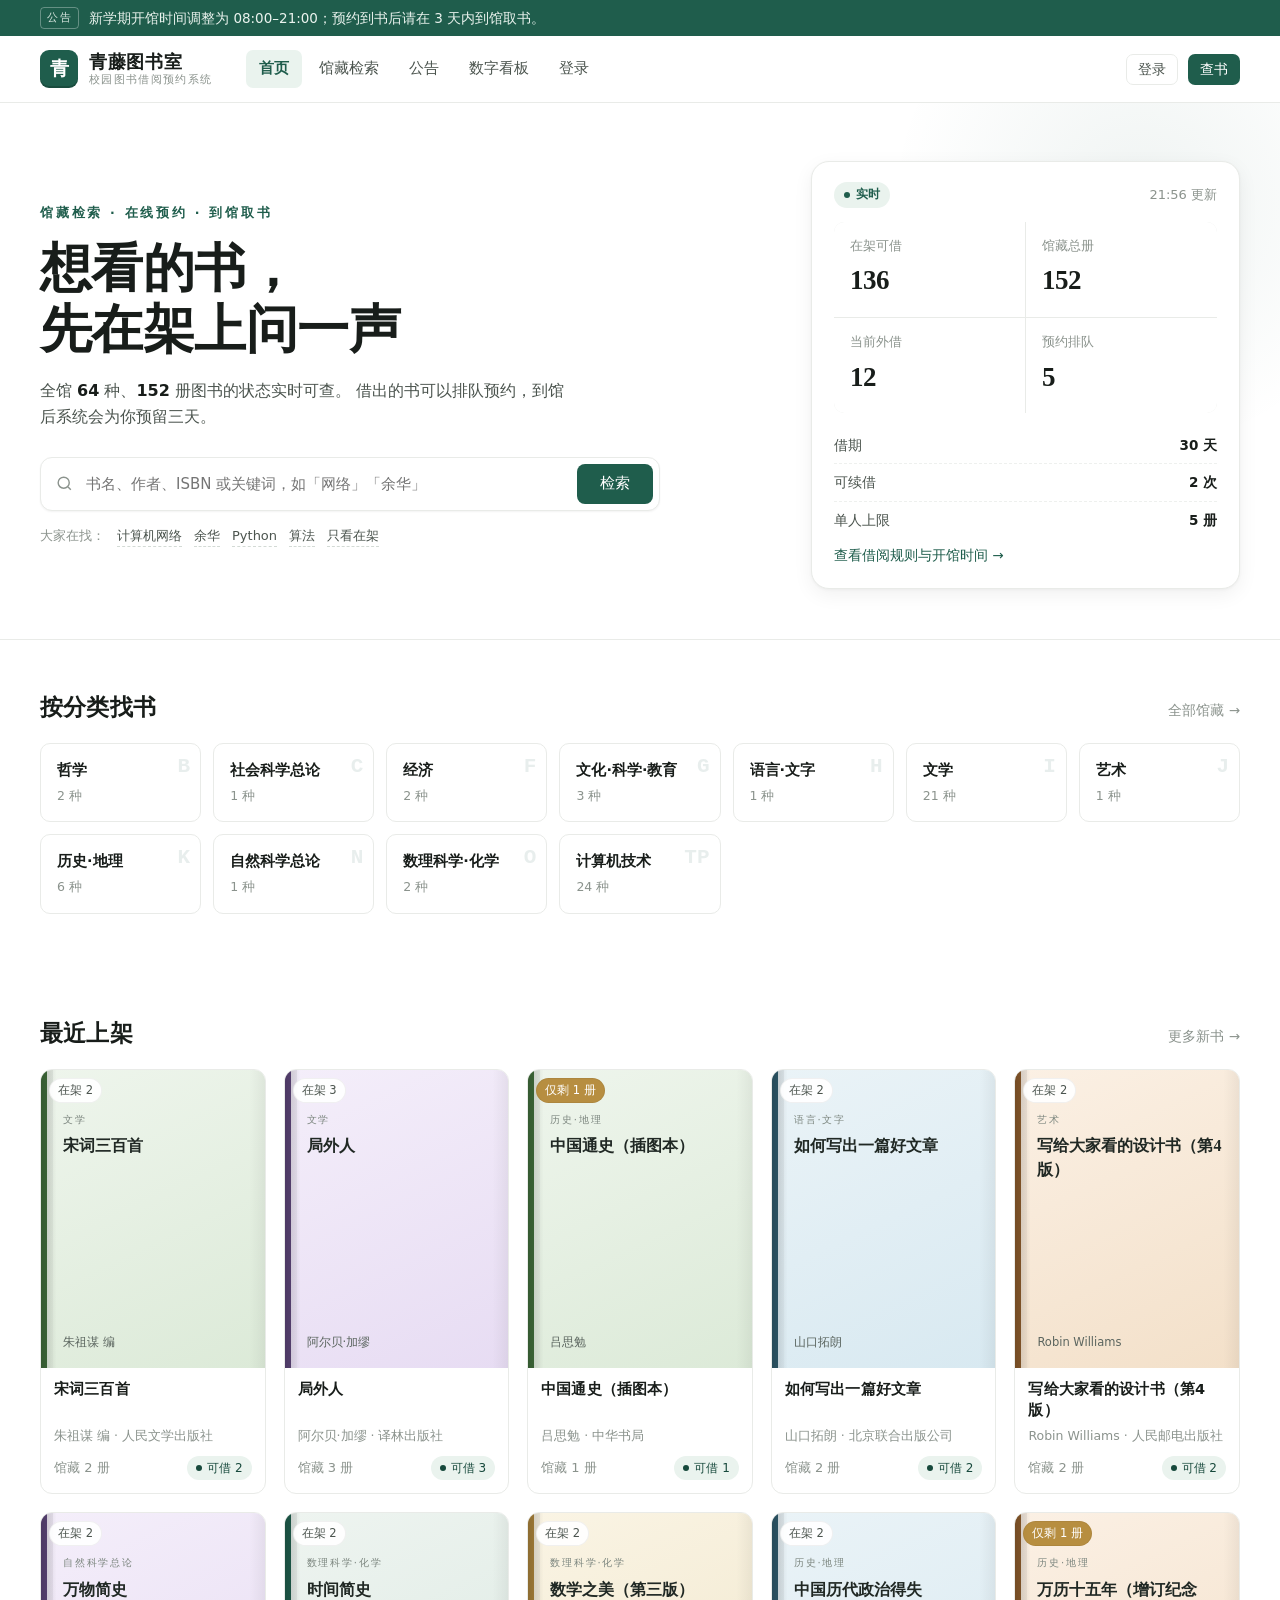
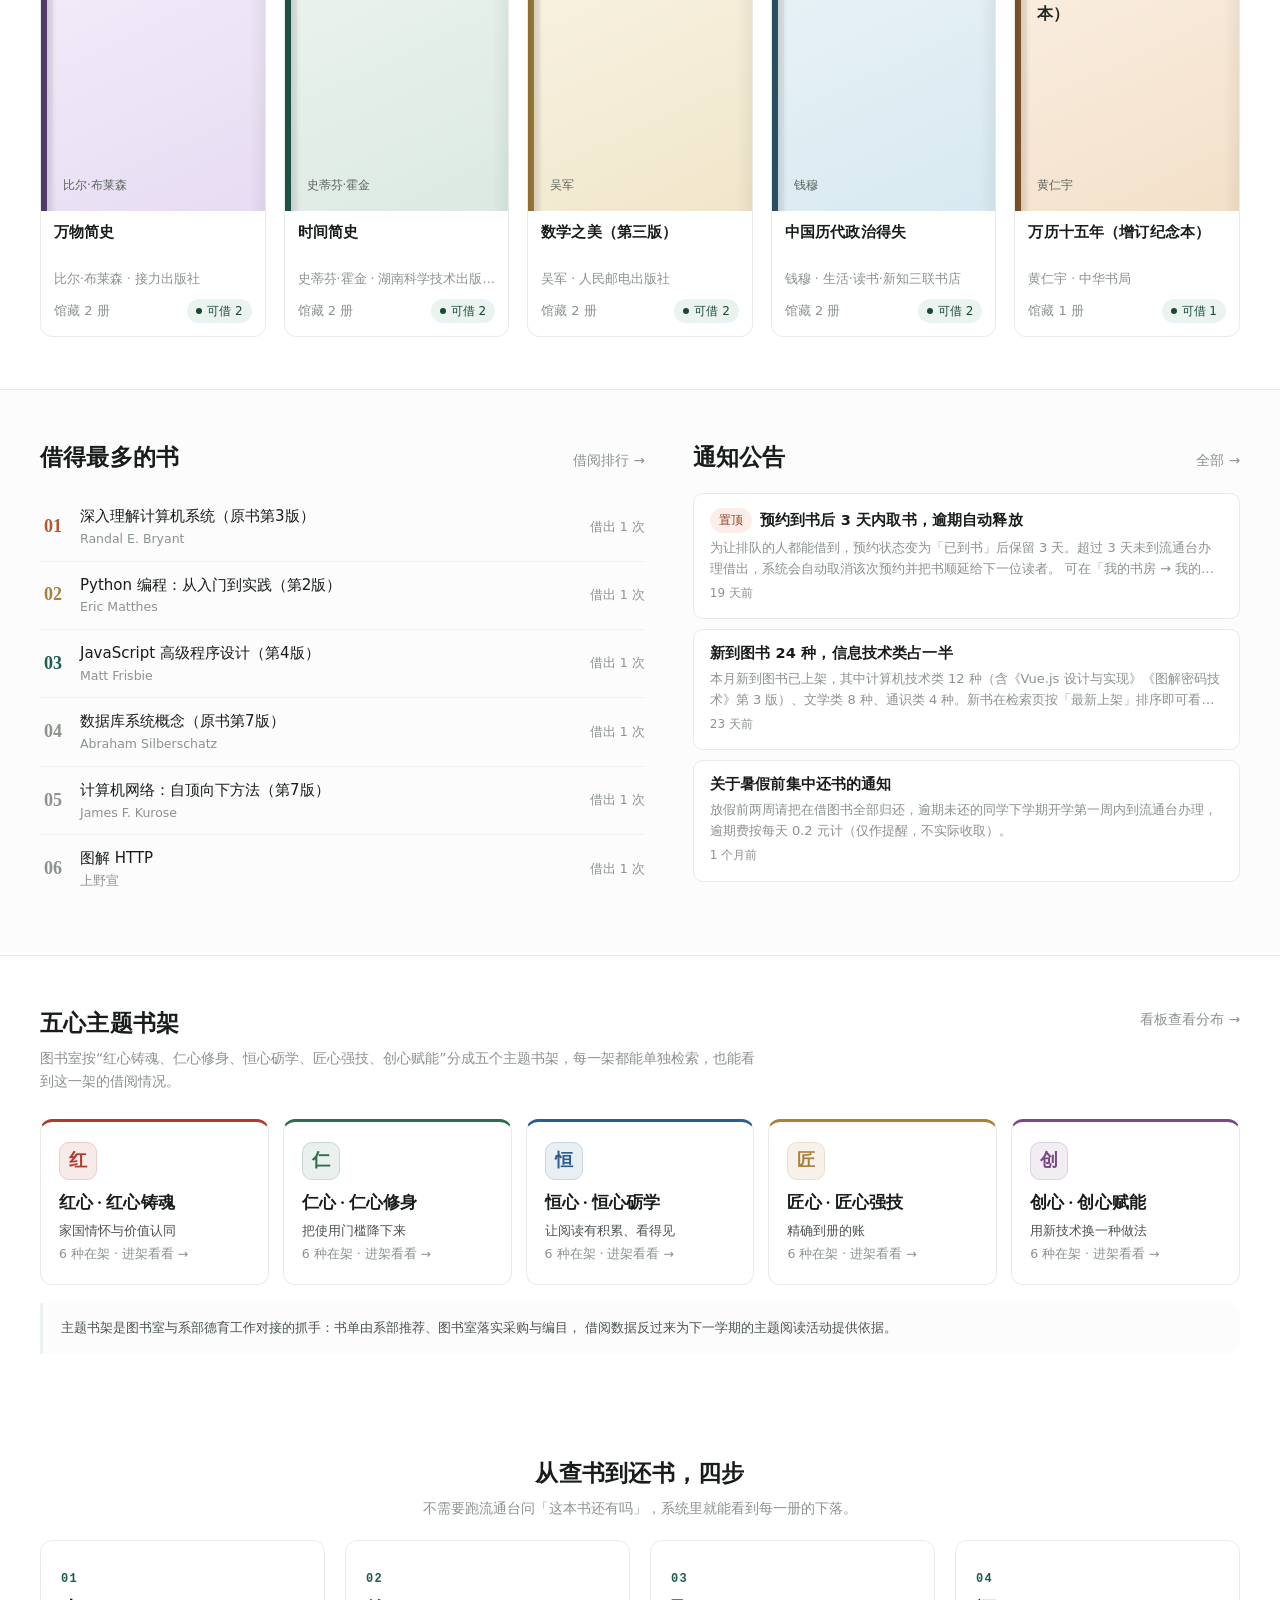
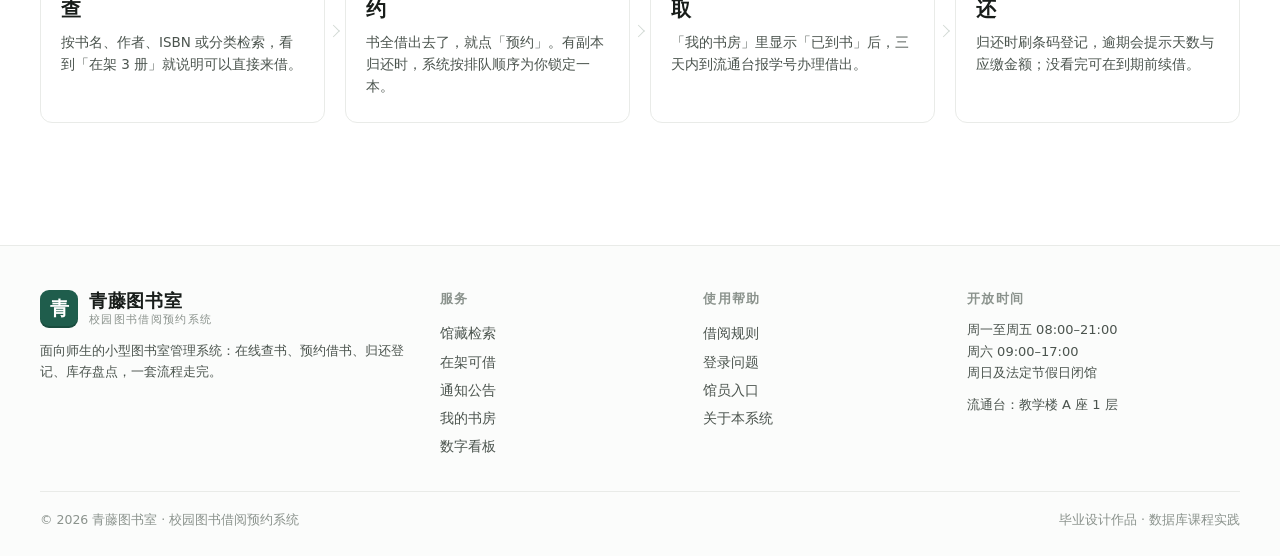
<file: index.html>
<!DOCTYPE html>
<html lang="zh-CN">
<head>
<meta charset="utf-8">
<meta name="viewport" content="width=device-width, initial-scale=1">
<title>青藤图书室 · 校园图书借阅预约系统</title>
<meta name="description" content="在线查书、预约借书、归还登记、库存管理——小型图书室的一整套借阅流程。">
<link rel="stylesheet" href="assets/css/base.css">
<link rel="stylesheet" href="assets/css/components.css">
<link rel="stylesheet" href="assets/css/home.css">
</head>
<body>
<a class="skip-link" href="#main">跳到正文</a>
<div id="site-header"></div>

<main id="main">
  <!-- 首屏：搜索 -->
  <section class="hero">
    <div class="wrap hero-inner">
      <div class="hero-copy">
        <p class="eyebrow">馆藏检索 · 在线预约 · 到馆取书</p>
        <h1>想看的书，<br>先在架上问一声</h1>
        <p class="lede">
          全馆 <b data-fill="books">—</b> 种、<b data-fill="copies">—</b> 册图书的状态实时可查。
          借出的书可以排队预约，到馆后系统会为你预留三天。
        </p>
        <form class="search-box" id="hero-search" role="search">
          <svg class="ico" width="19" height="19" viewBox="0 0 24 24" fill="none" stroke="currentColor" stroke-width="1.8">
            <circle cx="11" cy="11" r="7"/><path d="m20 20-3.5-3.5"/>
          </svg>
          <input id="q" name="q" type="search" placeholder="书名、作者、ISBN 或关键词，如「网络」「余华」"
                 autocomplete="off" aria-label="检索馆藏">
          <button class="btn" type="submit">检索</button>
        </form>
        <div class="hot-words">
          <span>大家在找：</span>
          <a href="search.html?keyword=计算机网络">计算机网络</a>
          <a href="search.html?keyword=余华">余华</a>
          <a href="search.html?keyword=Python">Python</a>
          <a href="search.html?keyword=算法">算法</a>
          <a href="search.html?status=available">只看在架</a>
        </div>
      </div>

      <aside class="hero-card" aria-label="图书室实时数据">
        <div class="hero-card-head">
          <span class="live"><i class="dot"></i>实时</span>
          <span class="small muted" id="updated-at">刚刚更新</span>
        </div>
        <dl class="stat-grid" id="stat-grid">
          <div><dt>在架可借</dt><dd class="mono" data-k="availableCopies">—</dd></div>
          <div><dt>馆藏总册</dt><dd class="mono" data-k="copies">—</dd></div>
          <div><dt>当前外借</dt><dd class="mono" data-k="borrowing">—</dd></div>
          <div><dt>预约排队</dt><dd class="mono" data-k="reservations">—</dd></div>
        </dl>
        <div class="hero-card-foot">
          <div class="rule-row"><span>借期</span><b id="rule-days">30 天</b></div>
          <div class="rule-row"><span>可续借</span><b id="rule-renew">2 次</b></div>
          <div class="rule-row"><span>单人上限</span><b id="rule-max">5 册</b></div>
        </div>
        <a class="hero-link" href="notices.html">查看借阅规则与开馆时间 →</a>
      </aside>
    </div>
  </section>

  <!-- 分类 -->
  <section class="section">
    <div class="wrap">
      <div class="sec-head">
        <h2>按分类找书</h2>
        <a class="more" href="search.html">全部馆藏 →</a>
      </div>
      <div class="cat-grid" id="cat-grid"></div>
    </div>
  </section>

  <!-- 新书 & 热门 -->
  <section class="section">
    <div class="wrap">
      <div class="sec-head">
        <h2>最近上架</h2>
        <a class="more" href="search.html?sort=newest">更多新书 →</a>
      </div>
      <div class="book-grid" id="latest-grid"></div>
    </div>
  </section>

  <section class="section band">
    <div class="wrap">
      <div class="two-col">
        <div>
          <div class="sec-head">
            <h2>借得最多的书</h2>
            <a class="more" href="search.html?sort=hot">借阅排行 →</a>
          </div>
          <ol class="rank-list" id="hot-list"></ol>
        </div>
        <div>
          <div class="sec-head">
            <h2>通知公告</h2>
            <a class="more" href="notices.html">全部 →</a>
          </div>
          <div class="notice-list" id="notice-list"></div>
        </div>
      </div>
    </div>
  </section>

  <!-- 五心专题 -->
  <section class="section" id="wuxin-sec">
    <div class="wrap">
      <div class="sec-head">
        <div>
          <h2>五心主题书架</h2>
          <p class="sub">图书室按“红心铸魂、仁心修身、恒心砺学、匠心强技、创心赋能”分成五个主题书架，每一架都能单独检索，也能看到这一架的借阅情况。</p>
        </div>
        <a class="more" href="board.html">看板查看分布 →</a>
      </div>
      <div class="wuxin-grid" id="wuxin-grid"></div>
      <p class="wuxin-note">
        主题书架是图书室与系部德育工作对接的抓手：书单由系部推荐、图书室落实采购与编目，
        借阅数据反过来为下一学期的主题阅读活动提供依据。
      </p>
    </div>
  </section>

  <!-- 流程 -->
  <section class="section">
    <div class="wrap">
      <div class="sec-head center">
        <h2>从查书到还书，四步</h2>
        <p class="sub">不需要跑流通台问「这本书还有吗」，系统里就能看到每一册的下落。</p>
      </div>
      <ol class="flow">
        <li>
          <span class="num">01</span>
          <h3>查</h3>
          <p>按书名、作者、ISBN 或分类检索，看到「在架 3 册」就说明可以直接来借。</p>
        </li>
        <li>
          <span class="num">02</span>
          <h3>约</h3>
          <p>书全借出去了，就点「预约」。有副本归还时，系统按排队顺序为你锁定一本。</p>
        </li>
        <li>
          <span class="num">03</span>
          <h3>取</h3>
          <p>「我的书房」里显示「已到书」后，三天内到流通台报学号办理借出。</p>
        </li>
        <li>
          <span class="num">04</span>
          <h3>还</h3>
          <p>归还时刷条码登记，逾期会提示天数与应缴金额；没看完可在到期前续借。</p>
        </li>
      </ol>
    </div>
  </section>
</main>

<div id="site-footer"></div>
<script type="module" src="assets/js/home.js"></script>
</body>
</html>
</file>
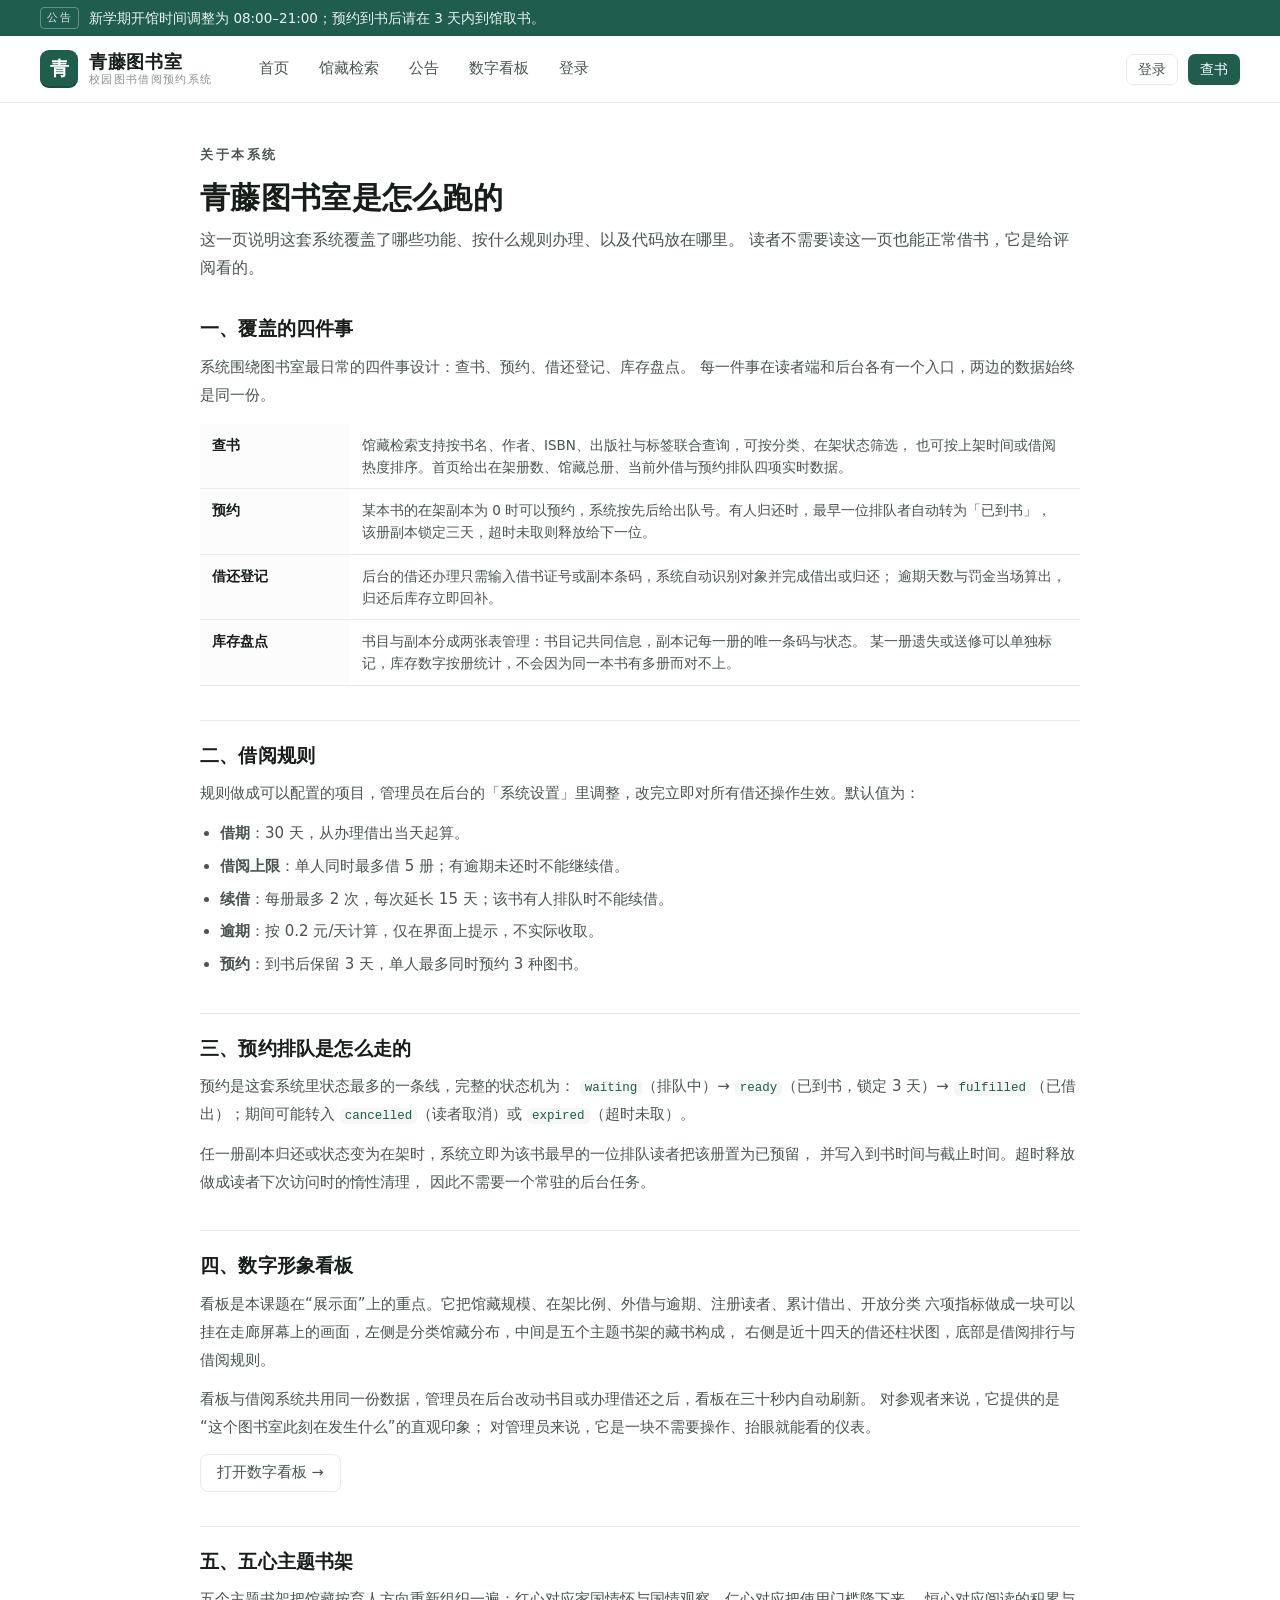
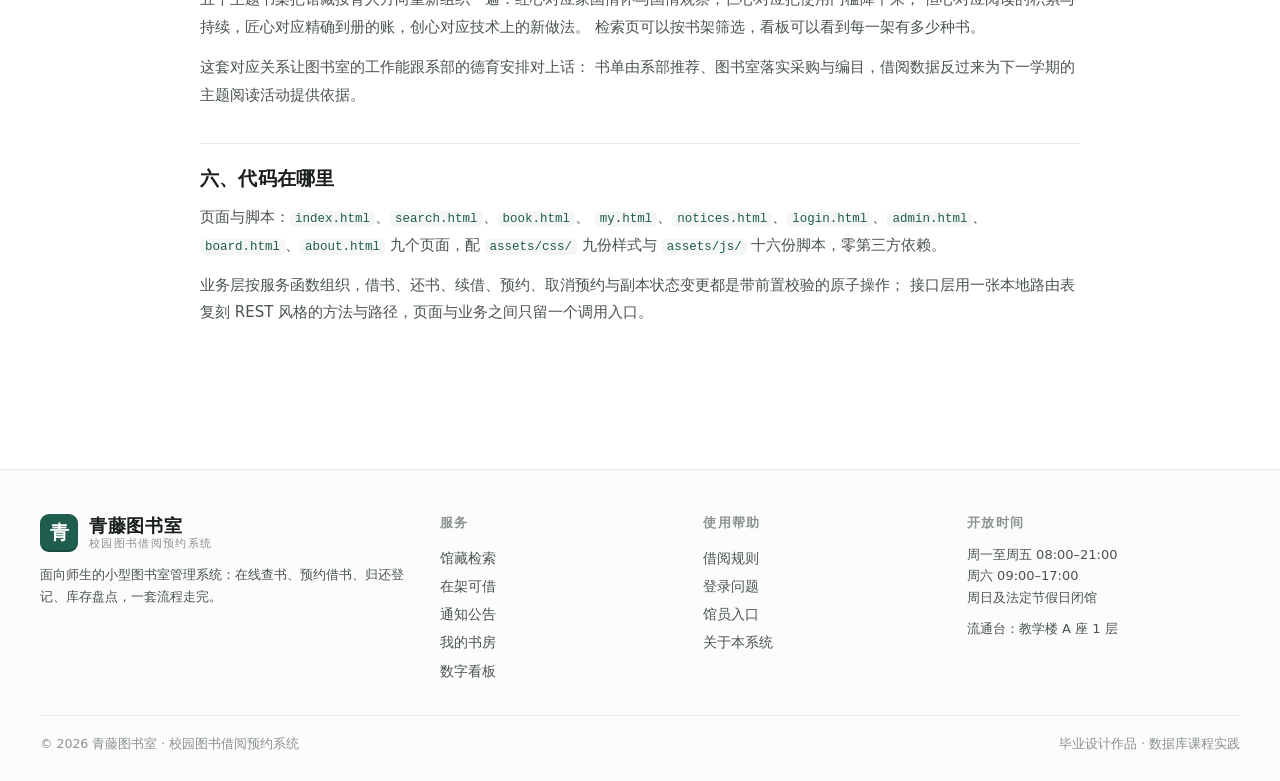
<file: about.html>
<!DOCTYPE html>
<html lang="zh-CN">
<head>
<meta charset="utf-8">
<meta name="viewport" content="width=device-width, initial-scale=1">
<title>关于本系统 · 青藤图书室</title>
<link rel="stylesheet" href="assets/css/base.css">
<link rel="stylesheet" href="assets/css/components.css">
<link rel="stylesheet" href="assets/css/notices.css">
<style>
  .about-wrap { padding: 40px 0 60px; max-width: 880px; }
  .about-wrap h1 { font-size: 30px; margin: 0 0 8px; }
  .about-wrap .lede { color: var(--ink-2); margin: 0 0 28px; font-size: 15.5px; line-height: 1.8; }
  .about-wrap h2 { font-size: 19px; margin: 34px 0 12px; padding-top: 22px; border-top: 1px solid var(--line); }
  .about-wrap h2:first-of-type { border-top: 0; padding-top: 0; }
  .about-wrap p { color: var(--ink-2); line-height: 1.85; margin: 0 0 12px; }
  .about-wrap ul { color: var(--ink-2); line-height: 1.85; padding-left: 20px; margin: 0 0 14px; }
  .about-wrap li { margin-bottom: 5px; }
  .form-table { width: 100%; border-collapse: collapse; margin: 14px 0 20px; font-size: 13.5px; }
  .form-table th, .form-table td { text-align: left; padding: 10px 12px; border-bottom: 1px solid var(--line); vertical-align: top; }
  .form-table th { font-weight: 600; color: var(--ink); background: #fbfcfb; width: 150px; }
  .form-table td { color: var(--ink-2); }
  .badge-now {
    display: inline-block; margin-left: 8px; padding: 1px 8px; border-radius: 999px;
    font-size: 11.5px; font-weight: 400; letter-spacing: .04em;
    background: var(--green-100); color: var(--green); border: 1px solid #cfe6da;
  }
  .note-box {
    margin: 18px 0; padding: 14px 18px; border-radius: var(--radius);
    background: #fbfcfb; border-left: 3px solid var(--green); font-size: 13.5px; line-height: 1.8; color: var(--ink-2);
  }
  .about-wrap code {
    font-family: var(--mono); font-size: 12.5px; padding: 1px 5px;
    background: var(--paper-2); border-radius: 5px; color: var(--green);
  }
</style>
</head>
<body>
<a class="skip-link" href="#main">跳到正文</a>
<div id="site-header"></div>

<main id="main" class="wrap about-wrap">
  <p class="eyebrow">关于本系统</p>
  <h1>青藤图书室是怎么跑的</h1>
  <p class="lede">
    这一页说明这套系统覆盖了哪些功能、按什么规则办理、以及代码放在哪里。
    读者不需要读这一页也能正常借书，它是给评阅看的。
  </p>

  <h2>一、覆盖的四件事</h2>
  <p>
    系统围绕图书室最日常的四件事设计：查书、预约、借还登记、库存盘点。
    每一件事在读者端和后台各有一个入口，两边的数据始终是同一份。
  </p>

  <table class="form-table">
    <tr>
      <th>查书</th>
      <td>
        馆藏检索支持按书名、作者、ISBN、出版社与标签联合查询，可按分类、在架状态筛选，
        也可按上架时间或借阅热度排序。首页给出在架册数、馆藏总册、当前外借与预约排队四项实时数据。
      </td>
    </tr>
    <tr>
      <th>预约</th>
      <td>
        某本书的在架副本为 0 时可以预约，系统按先后给出队号。有人归还时，最早一位排队者自动转为「已到书」，
        该册副本锁定三天，超时未取则释放给下一位。
      </td>
    </tr>
    <tr>
      <th>借还登记</th>
      <td>
        后台的借还办理只需输入借书证号或副本条码，系统自动识别对象并完成借出或归还；
        逾期天数与罚金当场算出，归还后库存立即回补。
      </td>
    </tr>
    <tr>
      <th>库存盘点</th>
      <td>
        书目与副本分成两张表管理：书目记共同信息，副本记每一册的唯一条码与状态。
        某一册遗失或送修可以单独标记，库存数字按册统计，不会因为同一本书有多册而对不上。
      </td>
    </tr>
  </table>

  <h2>二、借阅规则</h2>
  <p>
    规则做成可以配置的项目，管理员在后台的「系统设置」里调整，改完立即对所有借还操作生效。默认值为：
  </p>
  <ul>
    <li><b>借期</b>：30 天，从办理借出当天起算。</li>
    <li><b>借阅上限</b>：单人同时最多借 5 册；有逾期未还时不能继续借。</li>
    <li><b>续借</b>：每册最多 2 次，每次延长 15 天；该书有人排队时不能续借。</li>
    <li><b>逾期</b>：按 0.2 元/天计算，仅在界面上提示，不实际收取。</li>
    <li><b>预约</b>：到书后保留 3 天，单人最多同时预约 3 种图书。</li>
  </ul>

  <h2>三、预约排队是怎么走的</h2>
  <p>
    预约是这套系统里状态最多的一条线，完整的状态机为：
    <code>waiting</code>（排队中）→ <code>ready</code>（已到书，锁定 3 天）→
    <code>fulfilled</code>（已借出）；期间可能转入 <code>cancelled</code>（读者取消）或
    <code>expired</code>（超时未取）。
  </p>
  <p>
    任一册副本归还或状态变为在架时，系统立即为该书最早的一位排队读者把该册置为已预留，
    并写入到书时间与截止时间。超时释放做成读者下次访问时的惰性清理，
    因此不需要一个常驻的后台任务。
  </p>

  <h2>四、数字形象看板</h2>
  <p>
    看板是本课题在“展示面”上的重点。它把馆藏规模、在架比例、外借与逾期、注册读者、累计借出、开放分类
    六项指标做成一块可以挂在走廊屏幕上的画面，左侧是分类馆藏分布，中间是五个主题书架的藏书构成，
    右侧是近十四天的借还柱状图，底部是借阅排行与借阅规则。
  </p>
  <p>
    看板与借阅系统共用同一份数据，管理员在后台改动书目或办理借还之后，看板在三十秒内自动刷新。
    对参观者来说，它提供的是“这个图书室此刻在发生什么”的直观印象；
    对管理员来说，它是一块不需要操作、抬眼就能看的仪表。
  </p>
  <p><a class="btn btn-ghost" href="board.html">打开数字看板 →</a></p>

  <h2>五、五心主题书架</h2>
  <p>
    五个主题书架把馆藏按育人方向重新组织一遍：红心对应家国情怀与国情观察，仁心对应把使用门槛降下来，
    恒心对应阅读的积累与持续，匠心对应精确到册的账，创心对应技术上的新做法。
    检索页可以按书架筛选，看板可以看到每一架有多少种书。
  </p>
  <p>
    这套对应关系让图书室的工作能跟系部的德育安排对上话：
    书单由系部推荐、图书室落实采购与编目，借阅数据反过来为下一学期的主题阅读活动提供依据。
  </p>

  <h2>六、代码在哪里</h2>
  <p>
    页面与脚本：<code>index.html</code>、<code>search.html</code>、<code>book.html</code>、
    <code>my.html</code>、<code>notices.html</code>、<code>login.html</code>、<code>admin.html</code>、
    <code>board.html</code>、<code>about.html</code> 九个页面，配 <code>assets/css/</code> 九份样式与
    <code>assets/js/</code> 十六份脚本，零第三方依赖。
  </p>
  <p>
    业务层按服务函数组织，借书、还书、续借、预约、取消预约与副本状态变更都是带前置校验的原子操作；
    接口层用一张本地路由表复刻 REST 风格的方法与路径，页面与业务之间只留一个调用入口。
  </p>
</main>

<div id="site-footer"></div>
<script type="module">
  import { mountHeader, mountFooter } from './assets/js/common.js';
  await mountHeader({ active: '' });
  mountFooter();
</script>
</body>
</html>
</file>
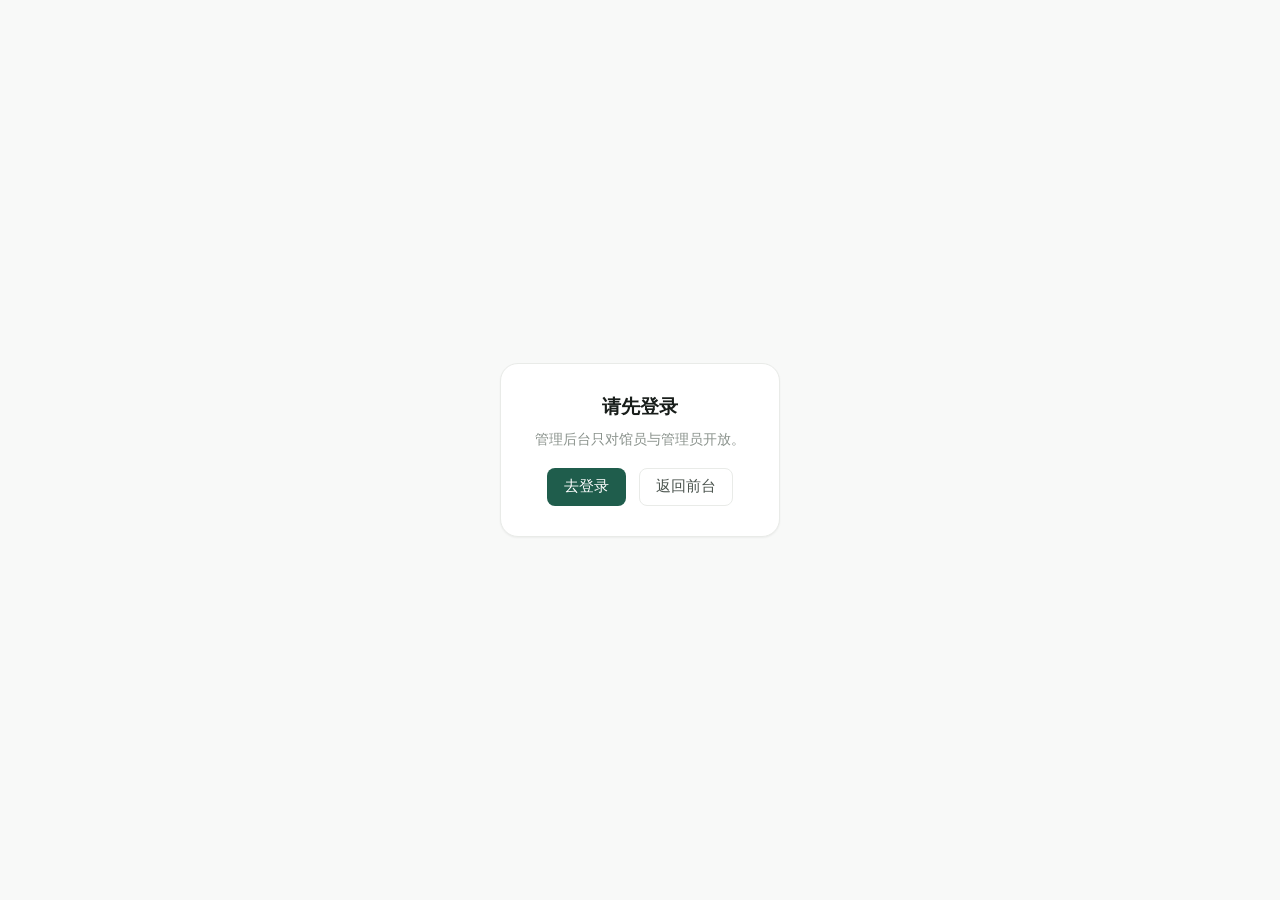
<file: admin.html>
<!DOCTYPE html>
<html lang="zh-CN">
<head>
<meta charset="utf-8">
<meta name="viewport" content="width=device-width, initial-scale=1">
<title>管理后台 · 青藤图书室</title>
<link rel="stylesheet" href="assets/css/base.css">
<link rel="stylesheet" href="assets/css/components.css">
<link rel="stylesheet" href="assets/css/admin.css">
</head>
<body class="admin-body">
<div class="admin-shell">
  <aside class="admin-side">
    <a class="admin-brand" href="index.html">
      <span class="brand-mark">青</span>
      <span class="brand-text">
        <span class="brand-name">青藤图书室</span>
        <span class="brand-sub">管理后台</span>
      </span>
    </a>

    <nav class="admin-nav" id="admin-nav">
      <p class="nav-group">概览</p>
      <a href="#dashboard" data-view="dashboard"><i data-i="grid"></i>仪表盘</a>

      <p class="nav-group">流通</p>
      <a href="#circulation" data-view="circulation"><i data-i="swap"></i>借还办理</a>
      <a href="#borrows" data-view="borrows"><i data-i="list"></i>借阅记录</a>
      <a href="#reservations" data-view="reservations"><i data-i="clock"></i>预约管理</a>

      <p class="nav-group">馆藏</p>
      <a href="#books" data-view="books"><i data-i="book"></i>图书管理</a>
      <a href="#categories" data-view="categories"><i data-i="tag"></i>分类管理</a>

      <p class="nav-group">读者与内容</p>
      <a href="#readers" data-view="readers"><i data-i="user"></i>读者管理</a>
      <a href="#notices" data-view="notices"><i data-i="bell"></i>公告管理</a>

      <p class="nav-group">系统</p>
      <a href="#settings" data-view="settings"><i data-i="cog"></i>系统设置</a>
      <a href="#logs" data-view="logs"><i data-i="doc"></i>操作日志</a>
    </nav>

    <div class="admin-side-foot">
      <a href="index.html" class="small">← 返回前台</a>
      <div class="me" id="admin-me"></div>
    </div>
  </aside>

  <div class="admin-main">
    <header class="admin-top">
      <div class="crumb" id="admin-crumb">仪表盘</div>
      <div class="top-right">
        <span class="today" id="today"></span>
        <button class="btn btn-sm btn-ghost" id="refresh">刷新</button>
        <div class="acct" id="admin-acct"></div>
      </div>
    </header>
    <main class="admin-view" id="view"></main>
  </div>
</div>

<div id="modal-root"></div>
<script type="module" src="assets/js/admin.js"></script>
</body>
</html>
</file>
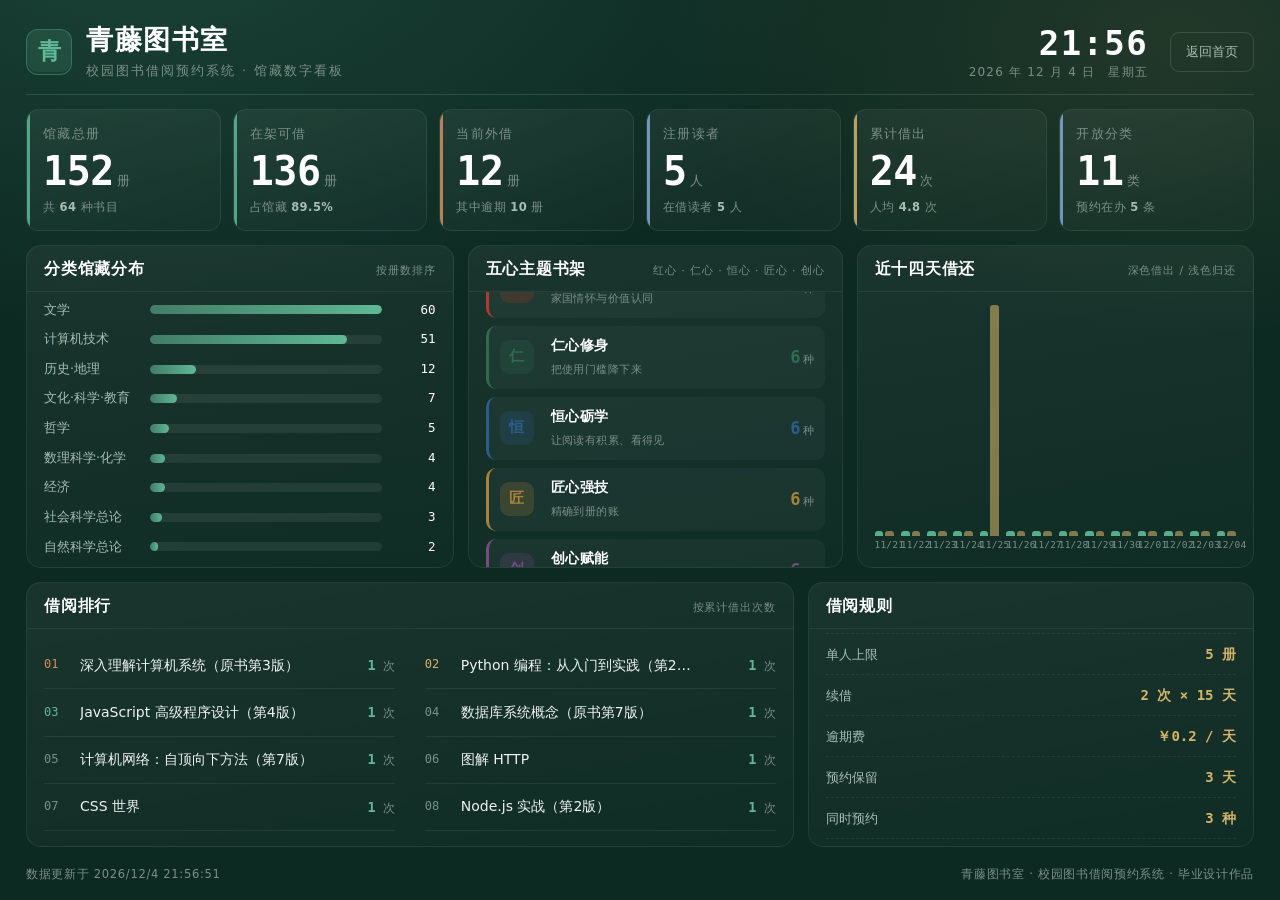
<file: board.html>
<!DOCTYPE html>
<html lang="zh-CN">
<head>
<meta charset="utf-8">
<meta name="viewport" content="width=device-width, initial-scale=1">
<title>馆藏数字看板 · 青藤图书室</title>
<link rel="stylesheet" href="assets/css/base.css">
<link rel="stylesheet" href="assets/css/board.css">
</head>
<body class="board-body">

<main id="main" class="board">
  <!-- 顶栏 -->
  <header class="board-top">
    <div class="brand-block">
      <span class="brand-mark">青</span>
      <div>
        <h1 id="b-site">青藤图书室</h1>
        <p id="b-sub">校园图书借阅预约系统 · 馆藏数字看板</p>
      </div>
    </div>
    <div class="board-meta">
      <div class="clock">
        <span id="b-time" class="t">--:--</span>
        <span id="b-date" class="d">----年--月--日 星期-</span>
      </div>
      <a class="board-exit" href="index.html">返回首页</a>
    </div>
  </header>

  <!-- 主指标 -->
  <section class="board-kpi" id="b-kpi"></section>

  <!-- 三栏 -->
  <section class="board-main">
    <div class="bpanel">
      <div class="bpanel-head">
        <h2>分类馆藏分布</h2>
        <span class="bpanel-hint">按册数排序</span>
      </div>
      <div class="bpanel-body" id="b-cats"></div>
    </div>

    <div class="bpanel">
      <div class="bpanel-head">
        <h2>五心主题书架</h2>
        <span class="bpanel-hint">红心 · 仁心 · 恒心 · 匠心 · 创心</span>
      </div>
      <div class="bpanel-body" id="b-wuxin"></div>
    </div>

    <div class="bpanel">
      <div class="bpanel-head">
        <h2>近十四天借还</h2>
        <span class="bpanel-hint">深色借出 / 浅色归还</span>
      </div>
      <div class="bpanel-body" id="b-trend"></div>
    </div>
  </section>

  <!-- 底栏 -->
  <section class="board-foot">
    <div class="bpanel bpanel-wide">
      <div class="bpanel-head">
        <h2>借阅排行</h2>
        <span class="bpanel-hint">按累计借出次数</span>
      </div>
      <div class="bpanel-body" id="b-top"></div>
    </div>
    <div class="bpanel bpanel-tips">
      <div class="bpanel-head"><h2>借阅规则</h2></div>
      <div class="bpanel-body" id="b-rules"></div>
    </div>
  </section>

  <footer class="board-bottom">
    <span id="b-uptime">数据更新于 —</span>
    <span>青藤图书室 · 校园图书借阅预约系统 · 毕业设计作品</span>
  </footer>
</main>

<script type="module" src="assets/js/board.js"></script>
</body>
</html>
</file>
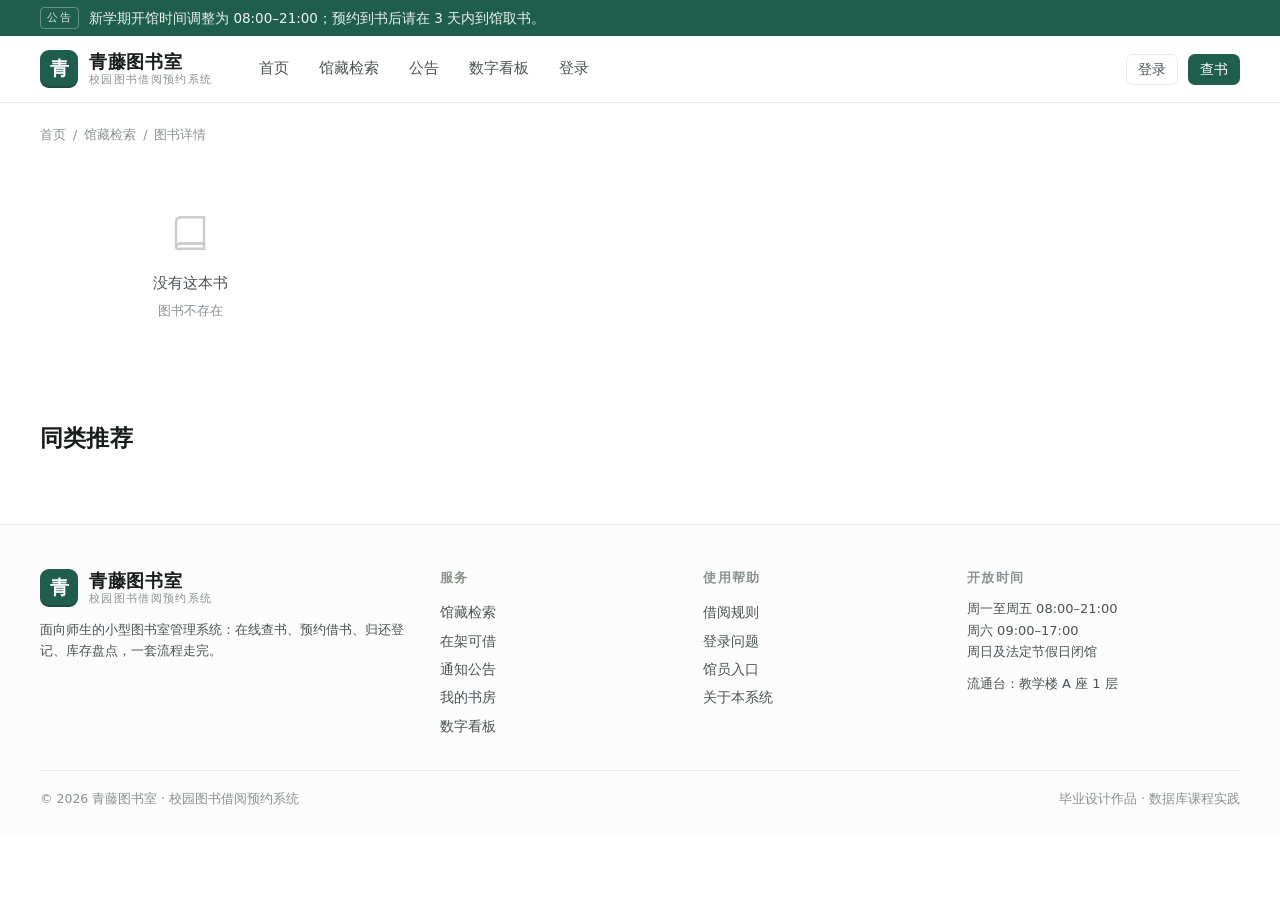
<file: book.html>
<!DOCTYPE html>
<html lang="zh-CN">
<head>
<meta charset="utf-8">
<meta name="viewport" content="width=device-width, initial-scale=1">
<title>图书详情 · 青藤图书室</title>
<link rel="stylesheet" href="assets/css/base.css">
<link rel="stylesheet" href="assets/css/components.css">
<link rel="stylesheet" href="assets/css/detail.css">
</head>
<body>
<a class="skip-link" href="#main">跳到正文</a>
<div id="site-header"></div>

<main id="main" class="wrap detail-wrap">
  <nav class="crumb" aria-label="面包屑">
    <a href="index.html">首页</a><span>/</span><a href="search.html">馆藏检索</a><span>/</span>
    <span id="crumb-title" aria-current="page">图书详情</span>
  </nav>

  <div class="detail" id="detail">
    <div class="detail-cover skeleton" style="aspect-ratio:3/4"></div>
    <div class="detail-main">
      <div class="skeleton" style="height:30px;width:60%;margin-bottom:12px"></div>
      <div class="skeleton" style="height:16px;width:40%"></div>
    </div>
  </div>

  <section class="related-sec">
    <div class="sec-head"><h2>同类推荐</h2></div>
    <div class="book-grid" id="related"></div>
  </section>
</main>

<div id="site-footer"></div>
<script type="module" src="assets/js/detail.js"></script>
</body>
</html>
</file>
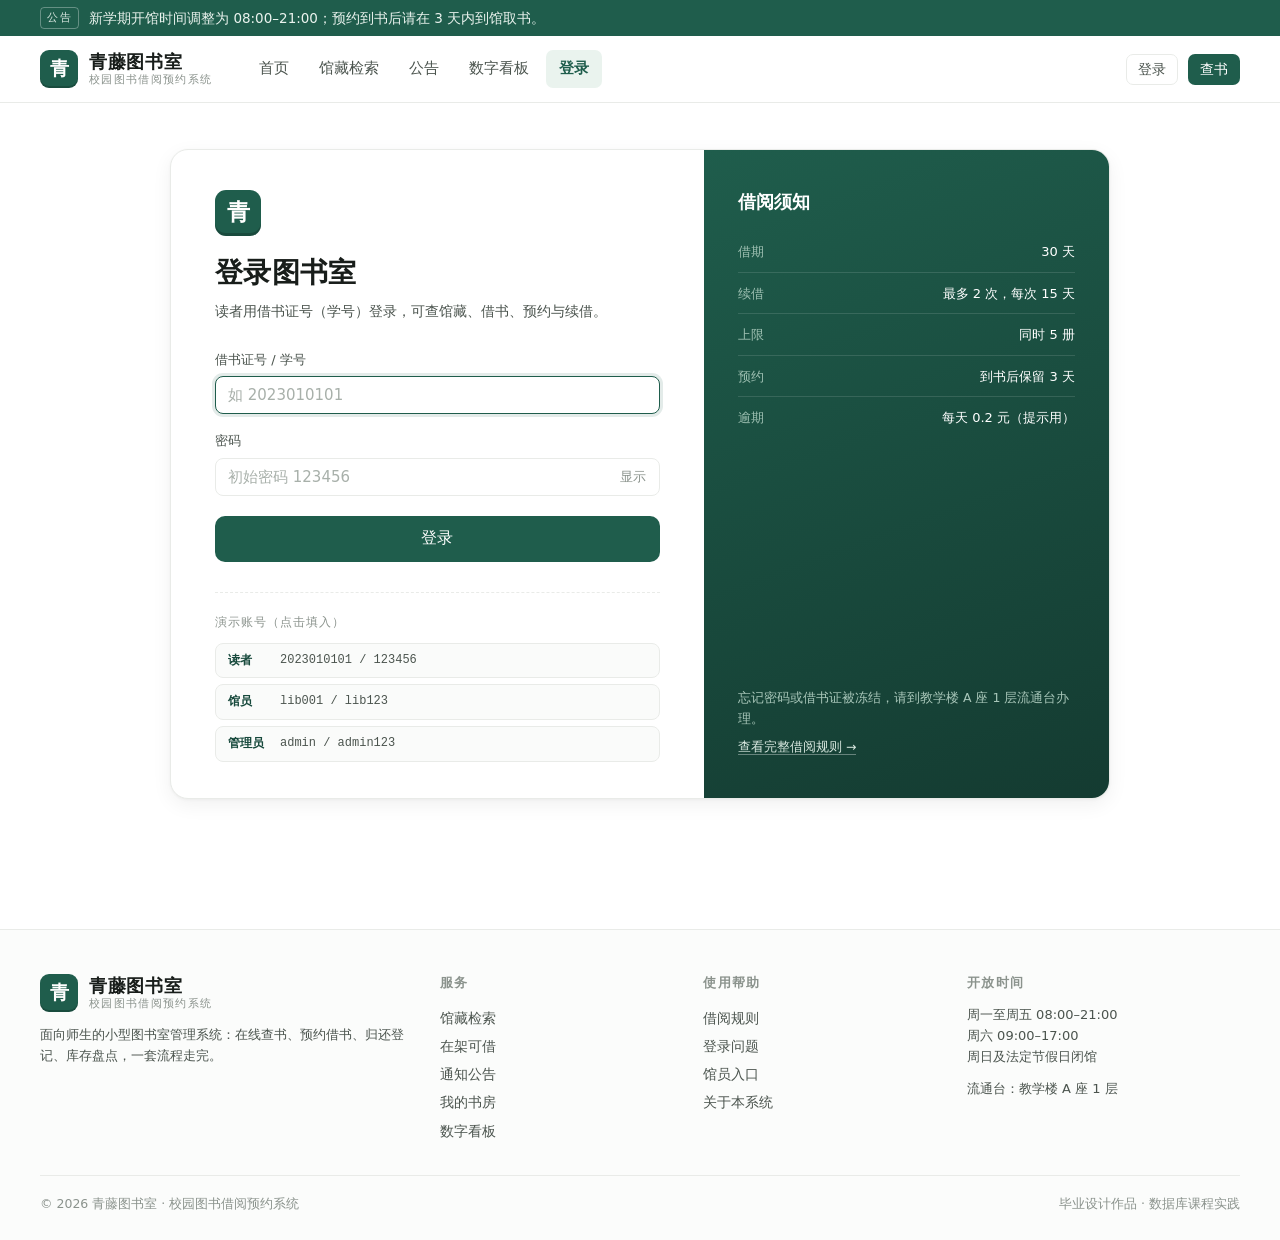
<file: login.html>
<!DOCTYPE html>
<html lang="zh-CN">
<head>
<meta charset="utf-8">
<meta name="viewport" content="width=device-width, initial-scale=1">
<title>登录 · 青藤图书室</title>
<link rel="stylesheet" href="assets/css/base.css">
<link rel="stylesheet" href="assets/css/components.css">
<link rel="stylesheet" href="assets/css/login.css">
</head>
<body class="auth-body">
<div id="site-header"></div>

<main id="main" class="auth-wrap">
  <div class="auth-card">
    <div class="auth-intro">
      <div class="auth-mark">青</div>
      <h1>登录图书室</h1>
      <p class="sub">读者用借书证号（学号）登录，可查馆藏、借书、预约与续借。</p>

      <form id="login-form" class="auth-form">
        <div class="field">
          <label for="cardNo">借书证号 / 学号</label>
          <input class="input" id="cardNo" name="cardNo" autocomplete="username" required
                 placeholder="如 2023010101" autofocus>
        </div>
        <div class="field">
          <label for="password">密码</label>
          <div class="pwd-wrap">
            <input class="input" id="password" name="password" type="password" autocomplete="current-password" required placeholder="初始密码 123456">
            <button type="button" class="pwd-toggle" id="pwd-toggle" aria-label="显示密码">显示</button>
          </div>
        </div>
        <p class="err" id="err" role="alert" hidden></p>
        <button class="btn btn-lg btn-block" type="submit" id="submit">登录</button>
      </form>

      <div class="demo-accounts">
        <p class="demo-title">演示账号（点击填入）</p>
        <div class="demo-list">
          <button data-card="2023010101" data-pwd="123456"><b>读者</b><span>2023010101 / 123456</span></button>
          <button data-card="lib001" data-pwd="lib123"><b>馆员</b><span>lib001 / lib123</span></button>
          <button data-card="admin" data-pwd="admin123"><b>管理员</b><span>admin / admin123</span></button>
        </div>
      </div>
    </div>

    <aside class="auth-side">
      <h2>借阅须知</h2>
      <ul class="rules" id="rules-list">
        <li><span>借期</span><b>30 天</b></li>
        <li><span>续借</span><b>最多 2 次，每次 15 天</b></li>
        <li><span>上限</span><b>同时 5 册</b></li>
        <li><span>预约</span><b>到书后保留 3 天</b></li>
        <li><span>逾期</span><b>每天 0.2 元（提示用）</b></li>
      </ul>
      <div class="side-note">
        <p>忘记密码或借书证被冻结，请到教学楼 A 座 1 层流通台办理。</p>
        <a href="notices.html">查看完整借阅规则 →</a>
      </div>
    </aside>
  </div>
</main>

<div id="site-footer"></div>
<script type="module" src="assets/js/login.js"></script>
</body>
</html>
</file>
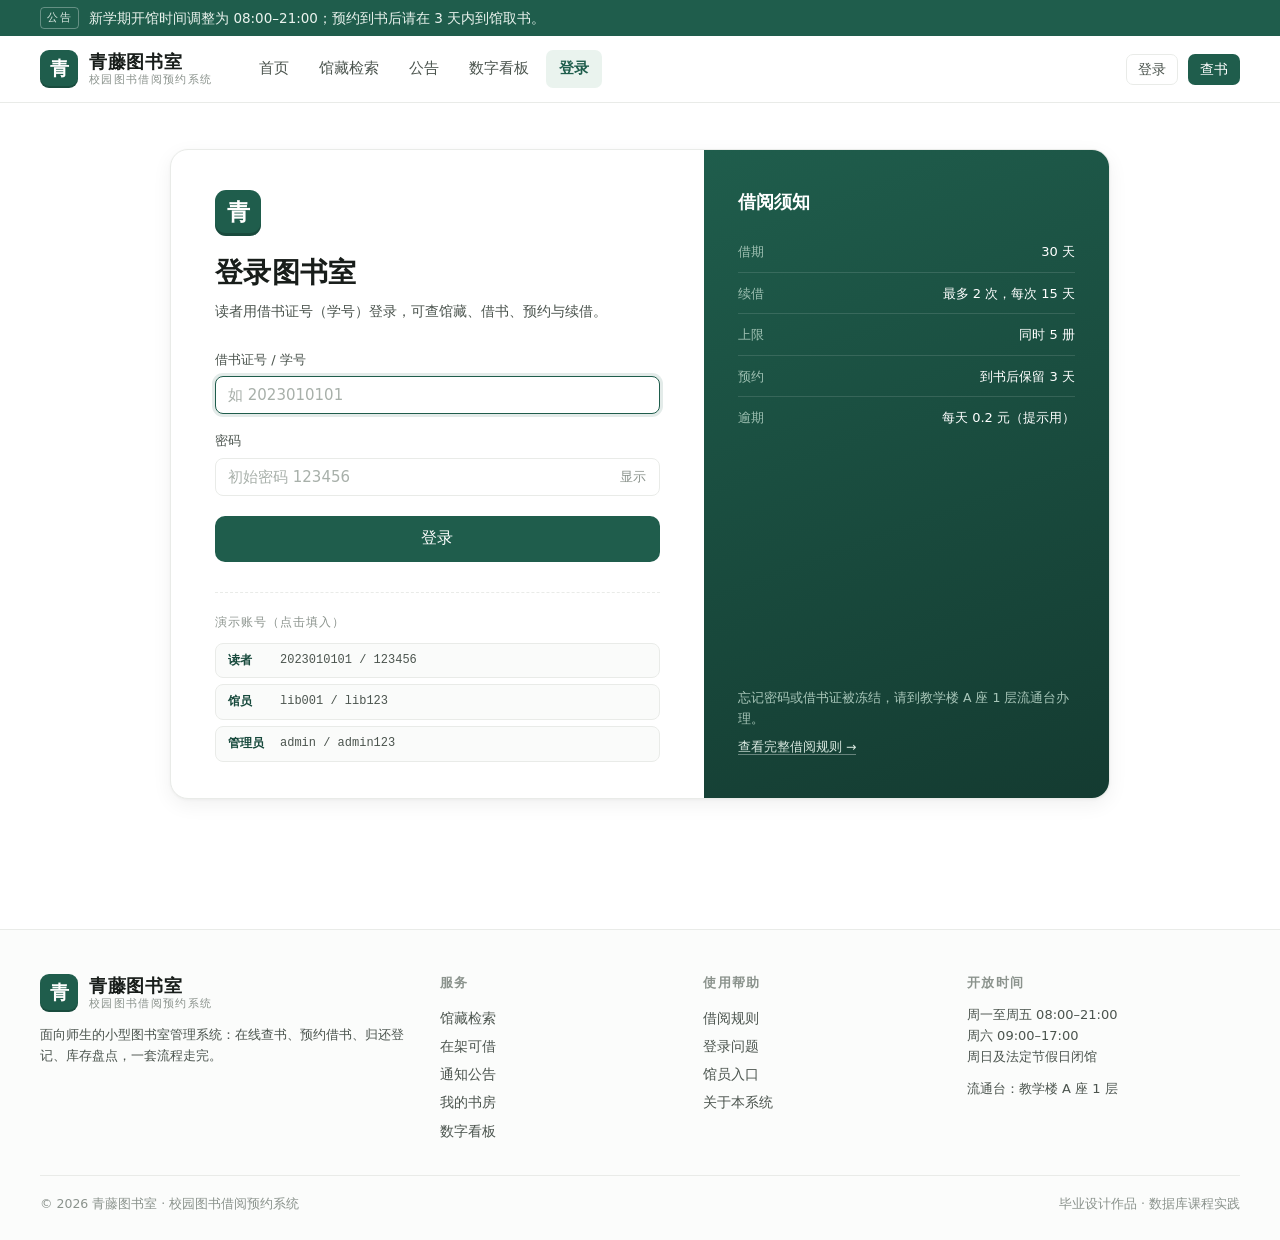
<file: my.html>
<!DOCTYPE html>
<html lang="zh-CN">
<head>
<meta charset="utf-8">
<meta name="viewport" content="width=device-width, initial-scale=1">
<title>我的书房 · 青藤图书室</title>
<link rel="stylesheet" href="assets/css/base.css">
<link rel="stylesheet" href="assets/css/components.css">
<link rel="stylesheet" href="assets/css/my.css">
</head>
<body>
<a class="skip-link" href="#main">跳到正文</a>
<div id="site-header"></div>

<main id="main" class="wrap my-wrap">
  <header class="my-head">
    <div>
      <p class="eyebrow">我的书房</p>
      <h1 id="greeting">你好</h1>
      <p class="sub" id="my-sub">正在加载借阅信息…</p>
    </div>
    <div class="my-stats" id="my-stats"></div>
  </header>

  <div class="tabs" role="tablist">
    <button role="tab" data-tab="borrowing" aria-selected="true">在借 <span id="c-borrow"></span></button>
    <button role="tab" data-tab="reservations" aria-selected="false">预约 <span id="c-res"></span></button>
    <button role="tab" data-tab="history" aria-selected="false">借阅历史 <span id="c-hist"></span></button>
    <button role="tab" data-tab="account" aria-selected="false">账号</button>
  </div>

  <section id="panel-borrowing" class="panel" role="tabpanel"></section>
  <section id="panel-reservations" class="panel" role="tabpanel" hidden></section>
  <section id="panel-history" class="panel" role="tabpanel" hidden></section>
  <section id="panel-account" class="panel" role="tabpanel" hidden></section>
</main>

<div id="site-footer"></div>
<script type="module" src="assets/js/my.js"></script>
</body>
</html>
</file>
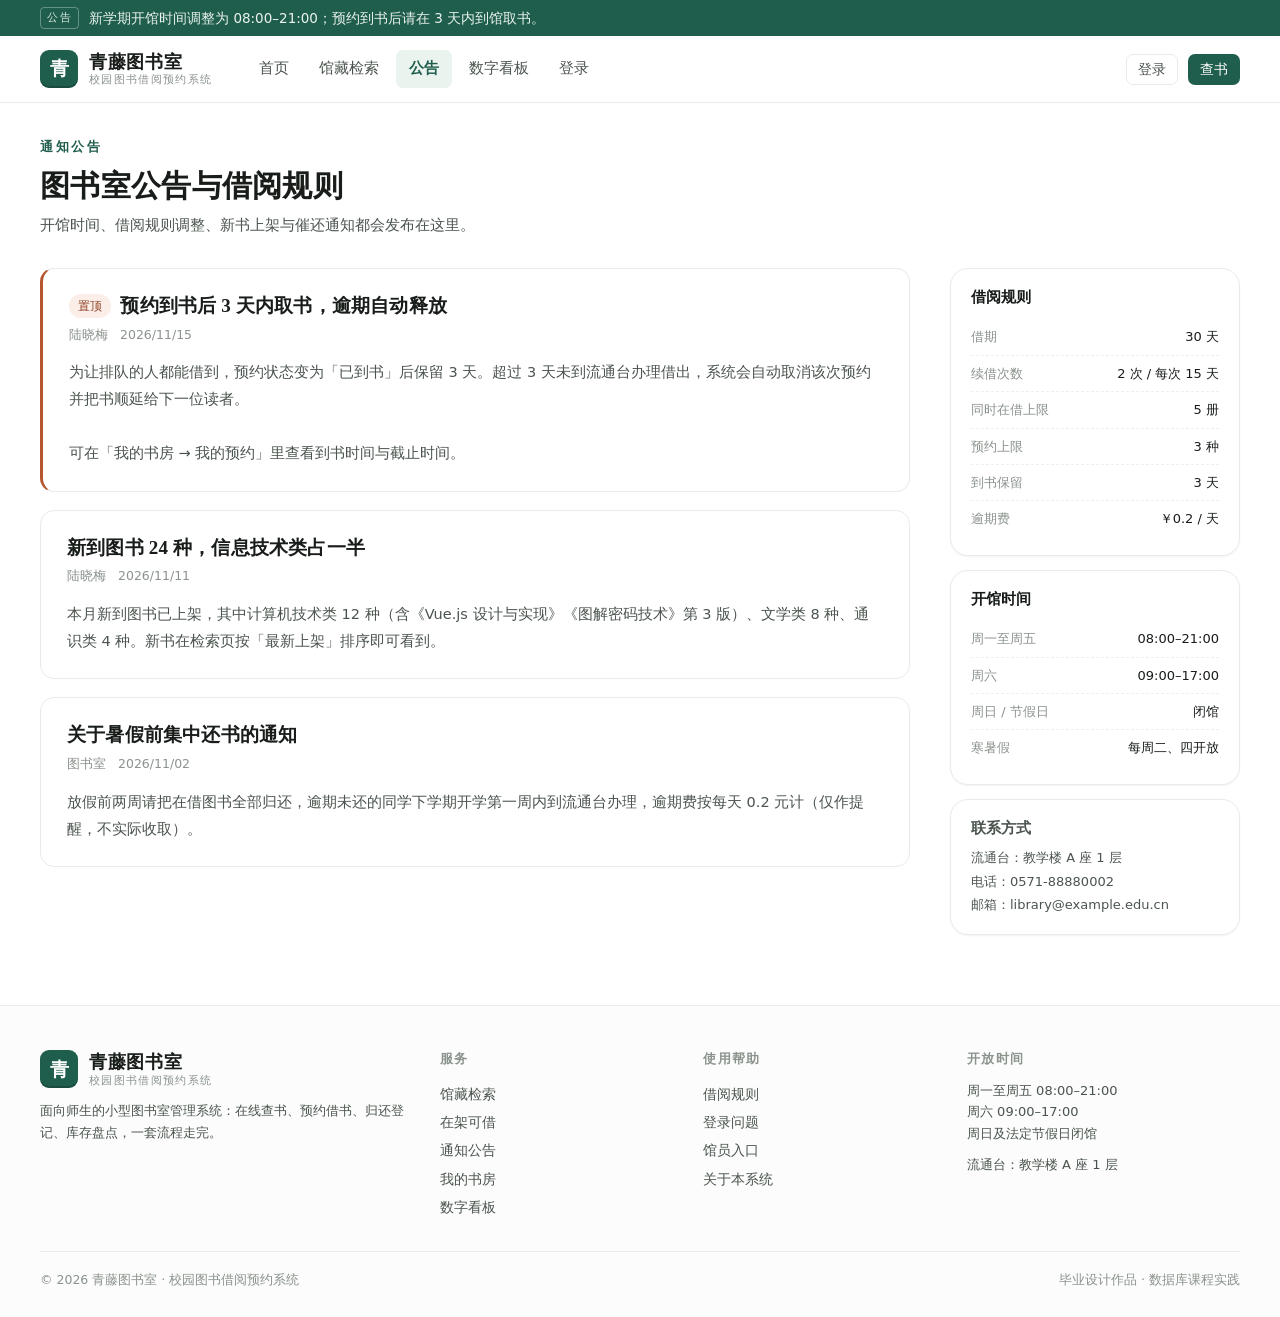
<file: notices.html>
<!DOCTYPE html>
<html lang="zh-CN">
<head>
<meta charset="utf-8">
<meta name="viewport" content="width=device-width, initial-scale=1">
<title>通知公告 · 青藤图书室</title>
<link rel="stylesheet" href="assets/css/base.css">
<link rel="stylesheet" href="assets/css/components.css">
<link rel="stylesheet" href="assets/css/notices.css">
</head>
<body>
<a class="skip-link" href="#main">跳到正文</a>
<div id="site-header"></div>

<main id="main" class="wrap notices-wrap">
  <header class="page-head-simple">
    <p class="eyebrow">通知公告</p>
    <h1>图书室公告与借阅规则</h1>
    <p class="sub">开馆时间、借阅规则调整、新书上架与催还通知都会发布在这里。</p>
  </header>

  <div class="notices-layout">
    <div id="notices" class="notice-stream"></div>

    <aside class="notice-side">
      <div class="card rules-card">
        <h2>借阅规则</h2>
        <ul id="rules-list"></ul>
      </div>
      <div class="card rules-card">
        <h2>开馆时间</h2>
        <ul id="hours-list"></ul>
      </div>
      <div class="card contact-card">
        <h2>联系方式</h2>
        <p>流通台：教学楼 A 座 1 层<br>电话：0571-88880002<br>邮箱：library@example.edu.cn</p>
      </div>
    </aside>
  </div>
</main>

<div id="site-footer"></div>
<script type="module" src="assets/js/notices.js"></script>
</body>
</html>
</file>
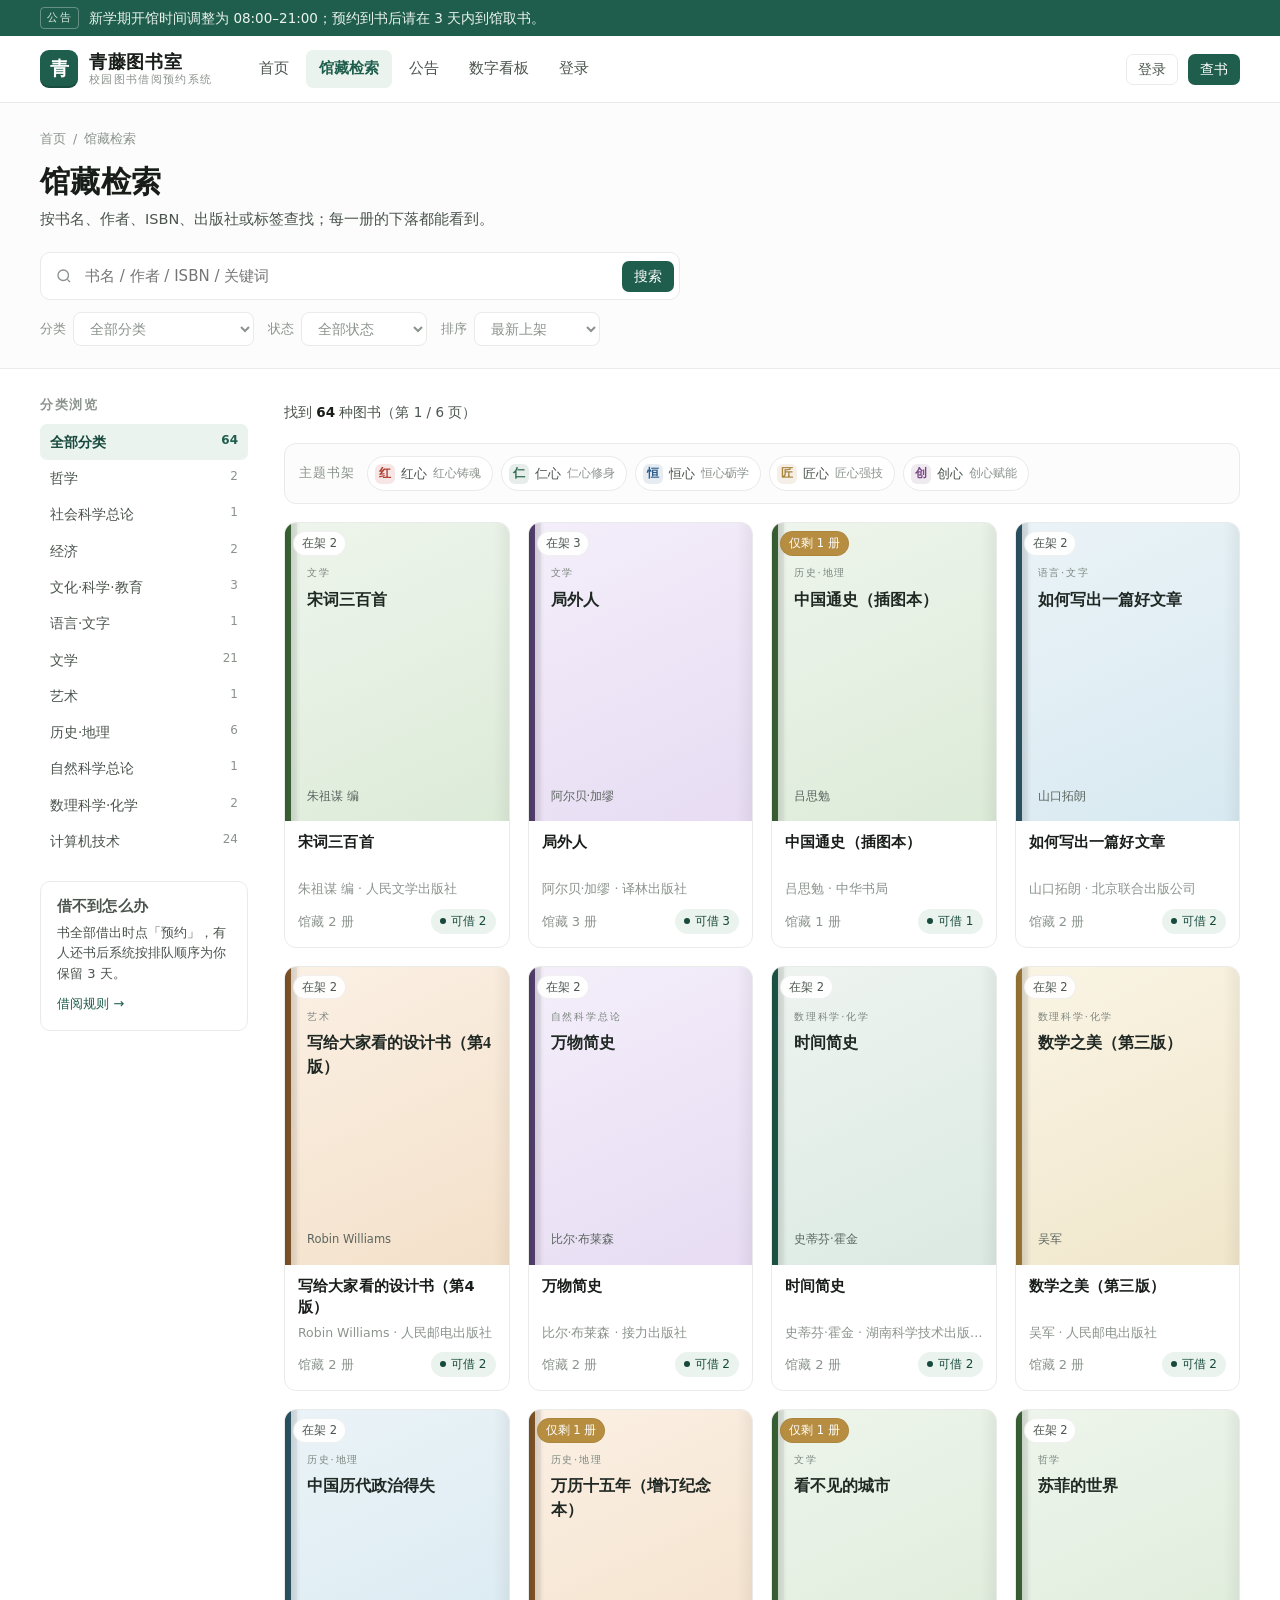
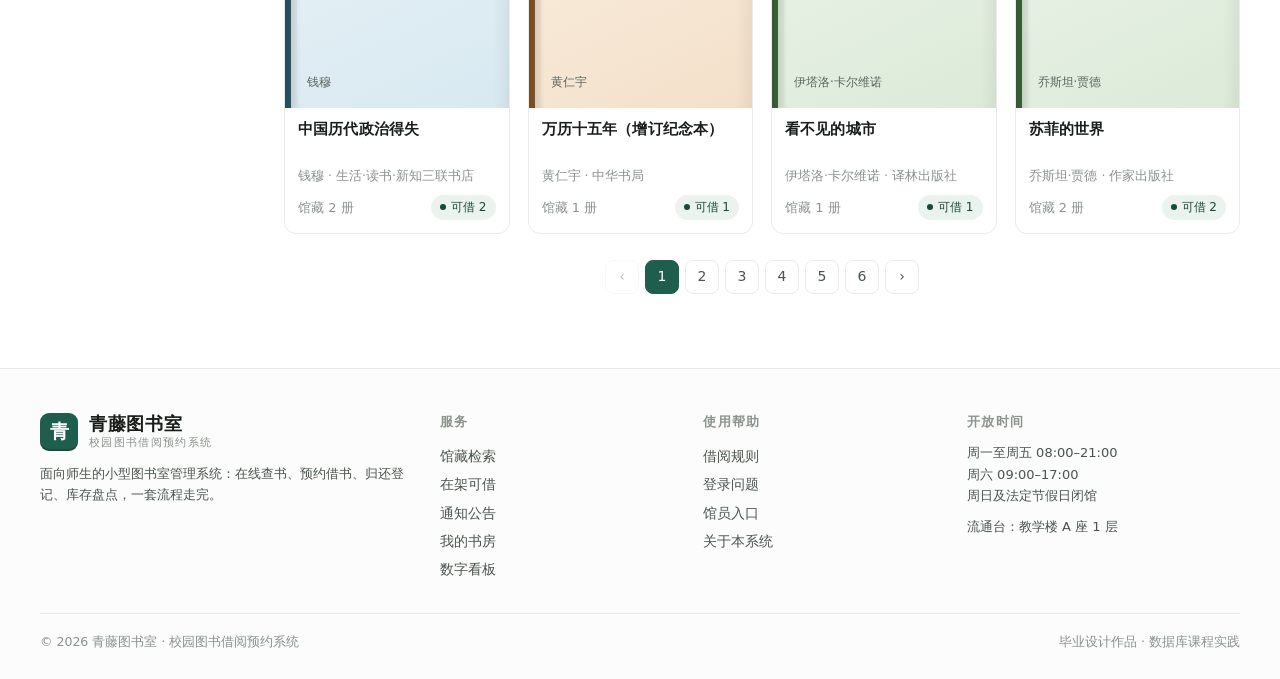
<file: search.html>
<!DOCTYPE html>
<html lang="zh-CN">
<head>
<meta charset="utf-8">
<meta name="viewport" content="width=device-width, initial-scale=1">
<title>馆藏检索 · 青藤图书室</title>
<link rel="stylesheet" href="assets/css/base.css">
<link rel="stylesheet" href="assets/css/components.css">
<link rel="stylesheet" href="assets/css/search.css">
</head>
<body>
<a class="skip-link" href="#main">跳到正文</a>
<div id="site-header"></div>

<main id="main">
  <div class="page-head">
    <div class="wrap">
      <nav class="crumb" aria-label="面包屑">
        <a href="index.html">首页</a><span>/</span><span aria-current="page">馆藏检索</span>
      </nav>
      <h1>馆藏检索</h1>
      <p class="sub">按书名、作者、ISBN、出版社或标签查找；每一册的下落都能看到。</p>

      <form class="filter-bar" id="filter-form">
        <div class="search-box">
          <svg width="18" height="18" viewBox="0 0 24 24" fill="none" stroke="currentColor" stroke-width="1.8">
            <circle cx="11" cy="11" r="7"/><path d="m20 20-3.5-3.5"/>
          </svg>
          <input id="kw" type="search" placeholder="书名 / 作者 / ISBN / 关键词" autocomplete="off" aria-label="关键词">
          <button class="btn btn-sm" type="submit">搜索</button>
        </div>
        <div class="filters">
          <label>
            <span>分类</span>
            <select id="cat" class="select"><option value="">全部分类</option></select>
          </label>
          <label>
            <span>状态</span>
            <select id="status" class="select">
              <option value="">全部状态</option>
              <option value="available">在架可借</option>
              <option value="out">已全部借出</option>
            </select>
          </label>
          <label>
            <span>排序</span>
            <select id="sort" class="select">
              <option value="newest">最新上架</option>
              <option value="hot">借阅最多</option>
              <option value="title">书名 A→Z</option>
            </select>
          </label>
        </div>
      </form>
    </div>
  </div>

  <div class="wrap results-wrap">
    <aside class="side">
      <h2 class="side-title">分类浏览</h2>
      <ul class="cat-nav" id="cat-nav"></ul>
      <div class="side-card">
        <h3>借不到怎么办</h3>
        <p>书全部借出时点「预约」，有人还书后系统按排队顺序为你保留 3 天。</p>
        <a href="notices.html">借阅规则 →</a>
      </div>
    </aside>

    <section class="results">
      <div class="results-head">
        <p id="result-summary" class="summary">正在检索…</p>
        <div class="view-tools">
          <button class="chip" id="clear" hidden>清除筛选 ×</button>
        </div>
      </div>
      <div class="wuxin-bar" id="wuxin-bar" aria-label="按五心主题书架筛选"></div>
      <div id="list" class="book-grid"></div>
      <nav class="pager" id="pager" aria-label="分页"></nav>
    </section>
  </div>
</main>

<div id="site-footer"></div>
<script type="module" src="assets/js/search.js"></script>
</body>
</html>
</file>
<file: assets/css/base.css>
/* ===========================================================
   青藤图书室 · 设计令牌
   纯白背景 + 墨绿主色 + 赭石强调，浅灰分隔
   =========================================================== */
:root {
  --ink:        #181d1a;   /* 主文字 */
  --ink-2:      #4b544e;   /* 次文字 */
  --ink-3:      #8b938d;   /* 辅助 */
  --line:       #e9ebe8;   /* 分隔线 */
  --paper:      #ffffff;   /* 页面底色：纯白 */
  --card:       #ffffff;
  --paper-2:    #f5f7f5;   /* 次级底色：极浅灰绿 */
  --green:      #1f5d4c;   /* 主色：墨绿 */
  --green-600:  #17493c;
  --green-100:  #eaf3ee;
  --clay:       #b5562f;   /* 强调：赭石 */
  --clay-100:   #fbeee8;
  --gold:       #a8813a;
  --gold-100:   #faf2e0;
  --blue:       #2c5d8f;
  --blue-100:   #edf2f9;
  --danger:     #b03a2c;
  --danger-100: #fdefec;
  --ok:         #2f6b4f;

  --radius:     12px;
  --radius-lg:  18px;
  --shadow-sm:  0 1px 2px rgba(16,24,20,.05);
  --shadow:     0 6px 20px rgba(16,24,20,.06), 0 1px 3px rgba(16,24,20,.04);
  --shadow-lg:  0 20px 50px rgba(16,24,20,.12);

  --serif: "Noto Serif CJK SC", "Source Han Serif SC", "Songti SC", "SimSun", serif;
  --sans:  "Inter", "Noto Sans CJK SC", "Source Han Sans SC", "PingFang SC",
           "Microsoft YaHei", system-ui, -apple-system, sans-serif;
  --mono:  "JetBrains Mono", "SFMono-Regular", Menlo, Consolas, monospace;

  --wrap: 1200px;
  --header-h: 66px;
}

* { box-sizing: border-box; }

html { -webkit-text-size-adjust: 100%; }

body {
  margin: 0;
  background: var(--paper);
  color: var(--ink);
  font-family: var(--sans);
  font-size: 15px;
  line-height: 1.65;
  -webkit-font-smoothing: antialiased;
}

a { color: var(--green); text-decoration: none; }
a:hover { color: var(--clay); }

img { max-width: 100%; display: block; }

h1, h2, h3, h4 { font-family: var(--serif); font-weight: 700; letter-spacing: .01em; margin: 0; line-height: 1.35; }

button, input, select, textarea { font: inherit; color: inherit; }

::selection { background: var(--green-100); }

/* ---------- 布局 ---------- */
.wrap { width: min(100% - 40px, var(--wrap)); margin-inline: auto; position: relative; z-index: 1; }

.skip-link {
  position: absolute; left: -9999px;
}
.skip-link:focus {
  left: 16px; top: 12px; z-index: 100;
  background: var(--green); color: #fff; padding: 8px 14px; border-radius: 8px;
}

/* ---------- 顶栏 ---------- */
.site-header {
  position: sticky; top: 0; z-index: 40;
  background: rgba(255,255,255,.9);
  backdrop-filter: saturate(160%) blur(12px);
  border-bottom: 1px solid var(--line);
}
.site-header .wrap {
  height: var(--header-h);
  display: flex; align-items: center; gap: 28px;
}
.brand { display: flex; align-items: center; gap: 11px; color: var(--ink); }
.brand:hover { color: var(--ink); }
.brand-mark {
  width: 38px; height: 38px; border-radius: 9px;
  background: var(--green); color: #fff;
  display: grid; place-items: center;
  font-family: var(--serif); font-size: 19px; font-weight: 700;
  box-shadow: inset 0 -2px 0 rgba(0,0,0,.18);
}
.brand-text { display: flex; flex-direction: column; line-height: 1.2; }
.brand-name { font-family: var(--serif); font-size: 18px; font-weight: 700; letter-spacing: .04em; }
.brand-sub { font-size: 11px; color: var(--ink-3); letter-spacing: .12em; }

.nav { display: flex; gap: 4px; margin-left: 6px; }
.nav a {
  padding: 7px 13px; border-radius: 7px;
  color: var(--ink-2); font-size: 14.5px;
}
.nav a:hover { background: var(--paper-2); color: var(--ink); }
.nav a[aria-current="page"] { color: var(--green); background: var(--green-100); font-weight: 600; }

.header-right { margin-left: auto; display: flex; align-items: center; gap: 10px; }

/* ---------- 按钮 ---------- */
.btn {
  display: inline-flex; align-items: center; justify-content: center; gap: 7px;
  height: 38px; padding: 0 16px;
  border-radius: 8px; border: 1px solid transparent;
  background: var(--green); color: #fff;
  font-size: 14.5px; font-weight: 500; cursor: pointer;
  transition: background .15s, transform .06s, box-shadow .15s;
  white-space: nowrap;
}
.btn:hover { background: var(--green-600); color: #fff; }
.btn:active { transform: translateY(1px); }
.btn[disabled] { opacity: .45; cursor: not-allowed; }
.btn-ghost { background: transparent; border-color: var(--line); color: var(--ink-2); }
.btn-ghost:hover { background: var(--paper-2); color: var(--ink); }
.btn-clay { background: var(--clay); }
.btn-clay:hover { background: #9a4626; }
.btn-sm { height: 31px; padding: 0 11px; font-size: 13.5px; border-radius: 7px; }
.btn-lg { height: 46px; padding: 0 24px; font-size: 15.5px; border-radius: 10px; }
.btn-block { width: 100%; }

/* ---------- 表单 ---------- */
.field { display: flex; flex-direction: column; gap: 6px; }
.field > label { font-size: 13px; color: var(--ink-2); font-weight: 500; }
.input, .select, .textarea {
  height: 38px; padding: 0 12px;
  border: 1px solid var(--line); border-radius: 8px;
  background: #fff; width: 100%;
  transition: border-color .15s, box-shadow .15s;
}
.textarea { height: auto; padding: 10px 12px; resize: vertical; min-height: 90px; line-height: 1.6; }
.input:focus, .select:focus, .textarea:focus {
  outline: none; border-color: var(--green);
  box-shadow: 0 0 0 3px rgba(31,93,76,.12);
}
.input::placeholder { color: #a8b0aa; }

/* ---------- 卡片 / 徽标 ---------- */
.card {
  background: var(--card); border: 1px solid var(--line);
  border-radius: var(--radius-lg); box-shadow: var(--shadow-sm);
}
.tag {
  display: inline-flex; align-items: center; gap: 5px;
  padding: 2px 9px; border-radius: 99px;
  font-size: 12px; font-weight: 500; line-height: 1.7;
  background: var(--paper-2); color: var(--ink-2);
}
.tag-green { background: var(--green-100); color: var(--green-600); }
.tag-clay  { background: var(--clay-100); color: #8e3f21; }
.tag-gold  { background: var(--gold-100); color: #7d5c1d; }
.tag-blue  { background: var(--blue-100); color: var(--blue); }
.tag-danger{ background: var(--danger-100); color: var(--danger); }

.dot { width: 6px; height: 6px; border-radius: 50%; background: currentColor; }

/* ---------- 表格 ---------- */
.table-wrap { overflow-x: auto; }
table.data { width: 100%; border-collapse: collapse; font-size: 14px; }
table.data th {
  text-align: left; font-weight: 600; font-size: 12.5px; color: var(--ink-3);
  letter-spacing: .06em; padding: 10px 12px; border-bottom: 1px solid var(--line);
  white-space: nowrap; background: var(--paper-2);
}
table.data td { padding: 11px 12px; border-bottom: 1px solid #f0f2f0; vertical-align: middle; }
table.data tbody tr:hover { background: #fafbfa; }
table.data tbody tr:last-child td { border-bottom: none; }

/* ---------- 提示条 ---------- */
.toast-host {
  position: fixed; left: 50%; bottom: 30px; transform: translateX(-50%);
  display: flex; flex-direction: column; gap: 8px; z-index: 200; align-items: center;
  pointer-events: none;
}
.toast {
  background: var(--ink); color: #fff; padding: 10px 18px; border-radius: 9px;
  font-size: 14px; box-shadow: var(--shadow-lg); animation: toast-in .22s ease-out;
  max-width: 80vw;
}
.toast.ok    { background: var(--green-600); }
.toast.error { background: var(--danger); }
@keyframes toast-in { from { opacity: 0; transform: translateY(8px); } to { opacity: 1; transform: none; } }

/* ---------- 杂项 ---------- */
.muted { color: var(--ink-3); }
.small { font-size: 13px; }
.mono { font-family: var(--mono); font-variant-numeric: tabular-nums; }
.divider { height: 1px; background: var(--line); border: 0; margin: 0; }
.empty { text-align: center; padding: 46px 20px; color: var(--ink-3); }
.empty svg { margin-bottom: 10px; opacity: .45; }
.sr-only {
  position: absolute; width: 1px; height: 1px; overflow: hidden;
  clip: rect(0 0 0 0); white-space: nowrap;
}

/* 滚动条（桌面） */
* { scrollbar-width: thin; scrollbar-color: #d6d9d6 transparent; }
*::-webkit-scrollbar { width: 9px; height: 9px; }
*::-webkit-scrollbar-thumb { background: #d8dbd8; border-radius: 9px; border: 2px solid #fff; }
</file>
<file: assets/css/components.css>
/* ===========================================================
   公共组件：页头导航、书卡、页脚、弹层
   =========================================================== */

/* ---------- 公告条 ---------- */
.notice-bar {
  background: var(--green); color: #eaf3ee;
  font-size: 13.5px;
}
.notice-bar .wrap {
  display: flex; align-items: center; gap: 10px;
  min-height: 36px; padding-block: 6px;
}
.notice-bar .label {
  flex: none; font-size: 11px; letter-spacing: .14em;
  border: 1px solid rgba(255,255,255,.35); border-radius: 4px;
  padding: 1px 6px; opacity: .9;
}
.notice-bar p { margin: 0; overflow: hidden; text-overflow: ellipsis; white-space: nowrap; }

/* ---------- 账号区 ---------- */
.acct { position: relative; }
.acct-btn {
  display: flex; align-items: center; gap: 8px;
  height: 38px; padding: 0 12px 0 6px; border-radius: 99px;
  border: 1px solid var(--line); background: #fff; cursor: pointer;
}
.acct-btn:hover { border-color: #cfd6d1; }
.avatar {
  width: 27px; height: 27px; border-radius: 50%;
  background: var(--green-100); color: var(--green-600);
  display: grid; place-items: center; font-size: 13px; font-weight: 600;
  font-family: var(--serif);
}
.acct-menu {
  position: absolute; right: 0; top: calc(100% + 8px); min-width: 210px;
  background: #fff; border: 1px solid var(--line); border-radius: 12px;
  box-shadow: var(--shadow-lg); padding: 6px; display: none; z-index: 60;
}
.acct-menu.open { display: block; }
.acct-menu .who { padding: 10px 12px 12px; border-bottom: 1px solid var(--line); margin-bottom: 6px; }
.acct-menu .who b { display: block; font-size: 14.5px; }
.acct-menu .who span { font-size: 12.5px; color: var(--ink-3); }
.acct-menu a, .acct-menu button {
  display: flex; width: 100%; align-items: center; gap: 9px;
  padding: 8px 12px; border-radius: 7px; border: 0; background: none;
  font-size: 14px; color: var(--ink-2); cursor: pointer; text-align: left;
}
.acct-menu a:hover, .acct-menu button:hover { background: var(--paper-2); color: var(--ink); }

/* ---------- 书卡 ---------- */
.book-grid {
  display: grid; gap: 18px;
  grid-template-columns: repeat(auto-fill, minmax(196px, 1fr));
}
.book-card {
  background: #fff; border: 1px solid var(--line); border-radius: var(--radius);
  overflow: hidden; display: flex; flex-direction: column;
  transition: transform .18s ease, box-shadow .18s ease, border-color .18s;
  position: relative;
}
.book-card:hover {
  transform: translateY(-3px); box-shadow: var(--shadow);
  border-color: #cfd6d1;
}
.book-card .cover {
  position: relative; aspect-ratio: 3 / 4; overflow: hidden;
  background: var(--paper-2); display: block; flex: none;
}
.book-card .cover img { width: 100%; height: 100%; object-fit: cover; }
.book-card .cover::after {
  content: ""; position: absolute; inset: 0;
  background: linear-gradient(to right, rgba(0,0,0,.16), transparent 7%, transparent 93%, rgba(0,0,0,.05));
  pointer-events: none;
}
.book-card .body { padding: 11px 13px 13px; display: flex; flex-direction: column; gap: 5px; flex: 1; }
.book-card h3 {
  font-family: var(--sans); font-size: 14.5px; font-weight: 600; line-height: 1.45;
  display: -webkit-box; -webkit-line-clamp: 2; -webkit-box-orient: vertical; overflow: hidden;
  min-height: 42px;
}
.book-card h3 a { color: var(--ink); }
.book-card h3 a:hover { color: var(--green); }
.book-card .meta { font-size: 12.5px; color: var(--ink-3); overflow: hidden; text-overflow: ellipsis; white-space: nowrap; }
.book-card .foot { margin-top: auto; display: flex; align-items: center; justify-content: space-between; gap: 6px; padding-top: 4px; }

.cover-badge {
  position: absolute; left: 8px; top: 8px; z-index: 2;
  font-size: 11.5px; padding: 2px 8px; border-radius: 99px;
  background: rgba(255,255,255,.92); color: var(--ink-2);
  border: 1px solid rgba(16,24,20,.06);
  font-weight: 500;
}
.cover-badge.none { background: rgba(168,55,42,.95); color: #fff; }
.cover-badge.low  { background: rgba(181,138,58,.96); color: #fff; }

/* 无封面时用书名生成的浅色封面 */
.cover-alt {
  position: absolute; inset: 0;
  width: 100%; height: 100%; padding: 42px 16px 16px;
  display: flex; flex-direction: column; justify-content: space-between;
  background: linear-gradient(155deg, var(--c1, #eef4f0), var(--c2, #dce9e2));
  color: var(--ink); overflow: hidden;
  border-left: 6px solid var(--c3, #1f5d4c);
}
.cover-alt::before {
  content: ""; position: absolute; left: 0; top: 0; bottom: 0; width: 6px;
  background: linear-gradient(180deg, rgba(0,0,0,.06), rgba(0,0,0,.02));
  pointer-events: none;
}
.cover-alt .ct {
  font-family: var(--serif); font-size: 16px; font-weight: 700; line-height: 1.5;
  color: #202824; margin: 6px 0 auto;
  display: -webkit-box; -webkit-line-clamp: 4; -webkit-box-orient: vertical; overflow: hidden;
}
.cover-alt .ca { font-size: 11.5px; color: #5b655f; margin-top: 10px; }
.cover-alt .cm { font-size: 10px; letter-spacing: .18em; color: #7c867f; text-transform: uppercase;
  white-space: nowrap; overflow: hidden; text-overflow: ellipsis; }

/* ---------- 页脚 ---------- */
.site-footer {
  margin-top: 70px; border-top: 1px solid var(--line);
  background: #fbfcfb; font-size: 13.5px; color: var(--ink-2);
}
.site-footer .wrap { padding: 44px 0 26px; }
.footer-cols { display: grid; grid-template-columns: 1.6fr 1fr 1fr 1.2fr; gap: 36px; }
.footer-cols h4 { font-size: 13px; letter-spacing: .1em; color: var(--ink-3); font-family: var(--sans); margin-bottom: 12px; }
.footer-cols p { margin: 0 0 6px; }
.footer-cols a { display: block; color: var(--ink-2); padding: 3px 0; }
.footer-cols a:hover { color: var(--green); }
.footer-bottom {
  margin-top: 30px; padding-top: 18px; border-top: 1px solid var(--line);
  display: flex; justify-content: space-between; gap: 16px; flex-wrap: wrap;
  font-size: 12.5px; color: var(--ink-3);
}

/* ---------- 弹层 ---------- */
.modal-host {
  position: fixed; inset: 0; z-index: 150;
  background: rgba(18,26,22,.36); backdrop-filter: blur(3px);
  display: grid; place-items: center; padding: 20px;
  animation: fade .16s ease-out;
}
@keyframes fade { from { opacity: 0 } to { opacity: 1 } }
.modal {
  background: #fff; border-radius: 16px; box-shadow: var(--shadow-lg);
  width: min(560px, 100%); max-height: 88vh;
  display: flex; flex-direction: column; overflow: hidden;
  animation: pop .2s cubic-bezier(.2,.8,.3,1);
}
.modal .content { overflow: auto; flex: 1 1 auto; overscroll-behavior: contain; }
.modal > header { flex: none; }
.modal > footer { flex: none; padding-top: 14px; border-top: 1px solid var(--line);
  background: #fff; border-radius: 0 0 16px 16px; }
@keyframes pop { from { transform: translateY(10px) scale(.985); opacity: 0 } to { transform: none; opacity: 1 } }
.modal header { padding: 18px 22px 0; display: flex; align-items: start; justify-content: space-between; gap: 16px; }
.modal header h3 { font-size: 19px; }
.modal .content { padding: 16px 22px; }
.modal footer { padding: 0 22px 20px; display: flex; justify-content: flex-end; gap: 10px; }
.modal-close {
  border: 0; background: none; cursor: pointer; color: var(--ink-3);
  font-size: 22px; line-height: 1; padding: 2px 4px; border-radius: 6px;
}
.modal-close:hover { background: var(--paper-2); color: var(--ink); }

/* ---------- 骨架屏 ---------- */
.skeleton {
  background: linear-gradient(90deg, #f2f4f2 25%, #fafbfa 37%, #f2f4f2 63%);
  background-size: 400% 100%; animation: shimmer 1.3s infinite linear;
  border-radius: 6px;
}
@keyframes shimmer { from { background-position: 100% 50% } to { background-position: 0 50% } }

/* ---------- 分页 ---------- */
.pager { display: flex; align-items: center; gap: 6px; justify-content: center; padding: 26px 0 4px; flex-wrap: wrap; }
.pager button {
  min-width: 34px; height: 34px; padding: 0 10px;
  border: 1px solid var(--line); background: #fff; border-radius: 8px;
  cursor: pointer; font-size: 14px; color: var(--ink-2);
}
.pager button:hover:not([disabled]) { border-color: #cbc6b8; color: var(--ink); }
.pager button[aria-current="true"] { background: var(--green); border-color: var(--green); color: #fff; }
.pager button[disabled] { opacity: .4; cursor: not-allowed; }
.pager .info { margin-left: 8px; font-size: 13px; color: var(--ink-3); }

/* ===========================================================
   响应式：平板与手机
   =========================================================== */

/* 移动端菜单按钮（桌面隐藏） */
.nav-toggle {
  display: none; width: 38px; height: 38px; flex: none;
  align-items: center; justify-content: center;
  border: 1px solid var(--line); border-radius: 8px;
  background: #fff; cursor: pointer; color: var(--ink-2);
}

@media (max-width: 1080px) {
  .site-header .wrap { gap: 18px; }
  .nav a { padding: 7px 10px; font-size: 14px; }
}

@media (max-width: 900px) {
  .site-header .wrap { gap: 12px; }
  .brand-sub { display: none; }
  .nav-toggle { display: inline-flex; }

  /* 导航折叠成抽屉：默认隐藏，点按钮后铺满一行 */
  .nav {
    position: absolute; left: 0; right: 0; top: 100%;
    flex-direction: column; gap: 2px; margin: 0;
    padding: 8px 20px 14px;
    background: #fff;
    border-bottom: 1px solid var(--line);
    box-shadow: 0 12px 24px rgba(16,24,20,.08);
    display: none;
  }
  .nav.open { display: flex; }
  .nav a { padding: 10px 12px; border-radius: 8px; font-size: 15px; }

  .header-right .btn-ghost { display: none; }  /* 手机上去掉「登录」次按钮，保留「查书」 */
  .acct-btn .small { display: none; }
  .acct-btn { padding: 0 6px; }
}

@media (max-width: 620px) {
  :root { --header-h: 58px; }
  .wrap { width: min(100% - 28px, var(--wrap)); }
  .brand-mark { width: 34px; height: 34px; border-radius: 8px; font-size: 17px; }
  .brand-name { font-size: 16px; }
  .notice-bar { font-size: 12.5px; }
  .notice-bar .wrap { min-height: 32px; }
  .book-grid { grid-template-columns: repeat(auto-fill, minmax(148px, 1fr)); gap: 12px; }
  .btn { height: 36px; padding: 0 14px; font-size: 14px; }
  .btn-lg { height: 44px; font-size: 15px; }
}

@media (max-width: 760px) {
  .site-footer { margin-top: 46px; font-size: 13px; }
  .site-footer .wrap { padding: 32px 0 22px; }
  .footer-cols { grid-template-columns: 1fr 1fr; gap: 22px 20px; }
  .footer-cols > div:first-child { grid-column: 1 / -1; }
  .footer-bottom { margin-top: 22px; flex-direction: column; gap: 6px; }
}
</file>
<file: assets/css/home.css>
/* ===========================================================
   首页
   =========================================================== */
.hero {
  position: relative;
  padding: 58px 0 50px;
  background: #fff;
  border-bottom: 1px solid var(--line);
  overflow: hidden;
}
/* 极淡的角部光晕，只在右上，避免整页发黄 */
.hero::before {
  content: "";
  position: absolute; right: -120px; top: -160px;
  width: 520px; height: 520px; border-radius: 50%;
  background: radial-gradient(circle, rgba(31,93,76,.07), transparent 68%);
  pointer-events: none;
}
.hero-inner {
  display: grid; grid-template-columns: minmax(0, 1.25fr) minmax(320px, .75fr);
  gap: 56px; align-items: center;
}
.eyebrow {
  font-size: 12.5px; letter-spacing: .22em; color: var(--green);
  margin: 0 0 16px; font-weight: 600;
}
.hero h1 {
  font-size: clamp(34px, 4.4vw, 52px);
  line-height: 1.16; letter-spacing: -.01em; margin-bottom: 18px;
  color: var(--ink);
}
.lede { color: var(--ink-2); font-size: 16px; max-width: 33em; margin: 0 0 26px; }
.lede b { color: var(--ink); font-weight: 600; }

.search-box {
  display: flex; align-items: center; gap: 10px;
  background: #fff; border: 1px solid var(--line); border-radius: 12px;
  padding: 6px 6px 6px 14px; max-width: 620px;
  box-shadow: var(--shadow-sm);
  transition: border-color .15s, box-shadow .15s;
}
.search-box:focus-within {
  border-color: var(--green);
  box-shadow: 0 0 0 4px rgba(31,93,76,.10);
}
.search-box .ico { color: var(--ink-3); flex: none; }
.search-box input {
  flex: 1; min-width: 0; border: 0; outline: 0; height: 38px;
  background: none; font-size: 15px;
}
.search-box .btn { flex: none; height: 40px; padding-inline: 22px; }

.hot-words { margin-top: 14px; font-size: 13px; color: var(--ink-3); display: flex; flex-wrap: wrap; gap: 8px 12px; align-items: center; }
.hot-words a { color: var(--ink-2); border-bottom: 1px dashed #d3dad5; }
.hot-words a:hover { color: var(--green); border-color: var(--green); }

/* 实时数据卡 */
.hero-card {
  background: #fff; border: 1px solid var(--line); border-radius: var(--radius-lg);
  padding: 20px 22px; box-shadow: var(--shadow);
}
.hero-card-head { display: flex; align-items: center; justify-content: space-between; margin-bottom: 14px; }
.live {
  display: inline-flex; align-items: center; gap: 6px;
  font-size: 12px; font-weight: 600; color: var(--green);
  background: var(--green-100); padding: 3px 10px; border-radius: 99px;
}
.live .dot { animation: pulse 2s infinite; }
@keyframes pulse { 0%,100% { opacity: 1 } 50% { opacity: .25 } }

.stat-grid { display: grid; grid-template-columns: 1fr 1fr; gap: 1px; margin: 0; background: var(--line); border-radius: 10px; overflow: hidden; }
.stat-grid > div { background: #fff; padding: 14px 16px; }
.stat-grid dt { font-size: 12.5px; color: var(--ink-3); }
.stat-grid dd {
  margin: 2px 0 0; font-size: 27px; font-weight: 600; letter-spacing: -.02em;
  font-family: var(--serif); color: var(--ink);
}
.hero-card-foot { margin-top: 14px; }
.rule-row {
  display: flex; justify-content: space-between; padding: 7px 0;
  border-bottom: 1px dashed #eef0ee; font-size: 13.5px; color: var(--ink-2);
}
.rule-row:last-child { border-bottom: 0; }
.rule-row b { font-weight: 600; color: var(--ink); }
.hero-link { display: inline-block; margin-top: 6px; font-size: 13.5px; }

/* ---------- 区块 ---------- */
.section { padding: 52px 0; }
.section.band { background: #fbfcfb; border-block: 1px solid var(--line); }
.sec-head {
  display: flex; align-items: baseline; justify-content: space-between;
  gap: 16px; margin-bottom: 20px;
}
.sec-head h2 { font-size: 23px; }
.sec-head.center { flex-direction: column; align-items: center; text-align: center; gap: 8px; }
.sec-head .sub { margin: 0; color: var(--ink-3); font-size: 14px; }
.sec-head .more { font-size: 13.5px; color: var(--ink-3); }
.sec-head .more:hover { color: var(--green); }

/* 分类格 */
.cat-grid { display: grid; grid-template-columns: repeat(auto-fill, minmax(158px, 1fr)); gap: 12px; }
.cat-item {
  display: flex; flex-direction: column; gap: 3px;
  padding: 15px 16px; background: #fff; border: 1px solid var(--line);
  border-radius: 10px; transition: .16s; position: relative; overflow: hidden;
}
.cat-item:hover { border-color: #bcd5c9; background: #f6faf8; transform: translateY(-2px); }
.cat-item .code {
  position: absolute; right: 10px; top: 6px;
  font-family: var(--mono); font-size: 21px; font-weight: 700;
  color: rgba(31,93,76,.10);
}
.cat-item b { font-size: 14.5px; color: var(--ink); font-weight: 600; }
.cat-item span { font-size: 12.5px; color: var(--ink-3); }

/* 两栏 */
.two-col { display: grid; grid-template-columns: 1.05fr .95fr; gap: 48px; }

/* 借阅排行 */
.rank-list { list-style: none; margin: 0; padding: 0; }
.rank-list li {
  display: flex; align-items: center; gap: 14px;
  padding: 11px 0; border-bottom: 1px solid #f0f2f0;
}
.rank-list li:last-child { border-bottom: 0; }
.rank-list .n {
  font-family: var(--serif); font-size: 18px; font-weight: 700; color: var(--ink-3);
  width: 26px; text-align: center; flex: none;
}
.rank-list li:nth-child(1) .n { color: var(--clay); }
.rank-list li:nth-child(2) .n { color: var(--gold); }
.rank-list li:nth-child(3) .n { color: var(--green); }
.rank-list .t { flex: 1; min-width: 0; }
.rank-list .t a { color: var(--ink); font-weight: 500; }
.rank-list .t a:hover { color: var(--green); }
.rank-list .t small { display: block; color: var(--ink-3); font-size: 12.5px; }
.rank-list .c { font-size: 12.5px; color: var(--ink-3); white-space: nowrap; }

/* 公告 */
.notice-list { display: flex; flex-direction: column; gap: 10px; }
.notice-item {
  display: block; padding: 14px 16px; background: #fff;
  border: 1px solid var(--line); border-radius: 10px; transition: .16s;
}
.notice-item:hover { border-color: #cfd6d1; box-shadow: var(--shadow); }
.notice-item .h { display: flex; align-items: center; gap: 8px; margin-bottom: 4px; }
.notice-item h3 { font-family: var(--sans); font-size: 14.5px; font-weight: 600; color: var(--ink); margin: 0; }
.notice-item p { margin: 0; font-size: 13px; color: var(--ink-3); display: -webkit-box; -webkit-line-clamp: 2; -webkit-box-orient: vertical; overflow: hidden; }
.notice-item time { font-size: 12px; color: var(--ink-3); }

/* 流程 */
.flow {
  list-style: none; margin: 0; padding: 0;
  display: grid; grid-template-columns: repeat(4, 1fr); gap: 20px;
  counter-reset: flow;
}
.flow li {
  position: relative; padding: 24px 20px; background: #fff;
  border: 1px solid var(--line); border-radius: var(--radius);
  transition: border-color .16s, box-shadow .16s;
}
.flow li:hover { border-color: #cfd6d1; box-shadow: var(--shadow-sm); }
.flow li::after {
  content: ""; position: absolute; right: -14px; top: 50%;
  width: 8px; height: 8px; border-top: 1.5px solid #d3dad5; border-right: 1.5px solid #d3dad5;
  transform: translateY(-50%) rotate(45deg);
}
.flow li:last-child::after { display: none; }
.flow .num {
  font-family: var(--mono); font-size: 12px; color: var(--green);
  letter-spacing: .1em; font-weight: 600;
}
.flow h3 { font-size: 20px; margin: 6px 0 8px; }
.flow p { margin: 0; font-size: 13.5px; color: var(--ink-2); line-height: 1.65; }

@media (max-width: 980px) {
  .hero-inner { grid-template-columns: 1fr; gap: 34px; }
  .two-col { grid-template-columns: 1fr; gap: 32px; }
  .flow { grid-template-columns: 1fr 1fr; }
  .flow li::after { display: none; }
}
@media (max-width: 620px) {
  .hero { padding: 34px 0 32px; }
  .search-box { flex-wrap: wrap; padding: 10px; }
  .search-box input { flex-basis: 100%; padding-inline: 4px; }
  .search-box .btn { width: 100%; }
  .flow { grid-template-columns: 1fr; }
  .section { padding: 34px 0; }
}

/* ---------------- 五心主题书架 ---------------- */
#wuxin-sec .sec-head { align-items: start; }
#wuxin-sec .sec-head .sub { max-width: 720px; margin: 8px 0 0; }

.wuxin-grid {
  display: grid;
  grid-template-columns: repeat(5, 1fr);
  gap: 14px;
  margin-top: 26px;
}

.wuxin-card {
  display: flex;
  flex-direction: column;
  gap: 12px;
  padding: 20px 18px 18px;
  border: 1px solid var(--line);
  border-top: 3px solid var(--wx);
  border-radius: var(--radius);
  background: #fff;
  transition: border-color .16s, box-shadow .16s, transform .16s;
}
.wuxin-card:hover {
  border-color: #d5dbd7;
  border-top-color: var(--wx);
  box-shadow: var(--shadow-sm);
  transform: translateY(-2px);
}

.wuxin-card .wx-badge {
  width: 38px; height: 38px;
  display: grid; place-items: center;
  border-radius: 10px;
  background: color-mix(in srgb, var(--wx) 10%, #fff);
  border: 1px solid color-mix(in srgb, var(--wx) 26%, #fff);
  color: var(--wx);
  font-family: var(--serif);
  font-size: 18px;
  font-weight: 700;
}

.wuxin-card h3 {
  font-size: 16.5px;
  color: var(--ink);
  letter-spacing: .01em;
}

.wuxin-card p {
  margin: 6px 0 0;
  font-size: 13px;
  line-height: 1.65;
  color: var(--ink-2);
}

.wuxin-card .wx-more {
  margin-top: auto;
  font-size: 12.5px;
  color: var(--ink-3);
}
.wuxin-card:hover .wx-more { color: var(--green); }

.wuxin-note {
  margin: 18px 0 0;
  padding: 14px 18px;
  border-left: 3px solid var(--green-100);
  border-radius: 0 var(--radius) var(--radius) 0;
  background: #fbfcfb;
  font-size: 13px;
  line-height: 1.75;
  color: var(--ink-2);
}

@media (max-width: 1080px) {
  .wuxin-grid { grid-template-columns: repeat(3, 1fr); }
}
@media (max-width: 760px) {
  .wuxin-grid { grid-template-columns: 1fr 1fr; gap: 11px; }
  .wuxin-card { padding: 16px 14px 15px; }
  .wuxin-card p { font-size: 12.5px; }
}
@media (max-width: 520px) {
  .wuxin-grid { grid-template-columns: 1fr; }
}
</file>
<file: assets/css/notices.css>
/* ===========================================================
   公告页
   =========================================================== */
.notices-wrap { padding-top: 34px; }
.page-head-simple { margin-bottom: 30px; max-width: 46em; }
.eyebrow { font-size: 12.5px; letter-spacing: .2em; color: var(--green); margin: 0 0 8px; font-weight: 600; }
.page-head-simple h1 { font-size: 30px; margin-bottom: 8px; }
.page-head-simple .sub { margin: 0; color: var(--ink-2); font-size: 14.5px; }

.notices-layout { display: grid; grid-template-columns: minmax(0,1fr) 290px; gap: 40px; align-items: start; }

.notice-stream { display: flex; flex-direction: column; gap: 18px; }
.notice-post {
  background: #fff; border: 1px solid var(--line); border-radius: 14px;
  padding: 24px 26px; scroll-margin-top: 90px;
}
.notice-post.pinned { border-left: 3px solid var(--clay); }
.notice-post h2 { font-size: 19px; margin-bottom: 6px; display: flex; align-items: center; gap: 9px; flex-wrap: wrap; }
.notice-post .meta { display: flex; gap: 12px; font-size: 12.5px; color: var(--ink-3); margin-bottom: 14px; }
.notice-post .body { color: var(--ink-2); line-height: 1.85; font-size: 14.5px; white-space: pre-line; }
.notice-post .body p { margin: 0 0 10px; }

.notice-side { position: sticky; top: calc(var(--header-h) + 16px); display: flex; flex-direction: column; gap: 14px; }
.rules-card { padding: 18px 20px; }
.rules-card h2 { font-size: 15px; margin-bottom: 12px; }
.rules-card ul { list-style: none; margin: 0; padding: 0; }
.rules-card li {
  display: flex; justify-content: space-between; gap: 12px;
  padding: 7px 0; border-bottom: 1px dashed #eef0ee; font-size: 13px;
}
.rules-card li:last-child { border-bottom: 0; }
.rules-card li span { color: var(--ink-3); }
.rules-card li b { font-weight: 500; text-align: right; }
.contact-card { padding: 18px 20px; font-size: 13px; color: var(--ink-2); }
.contact-card h2 { font-size: 15px; margin-bottom: 8px; }
.contact-card p { margin: 0; line-height: 1.8; }

@media (max-width: 900px) {
  .notices-layout { grid-template-columns: 1fr; gap: 24px; }
  .notice-side { position: static; }
}
</file>
<file: assets/css/admin.css>
/* ===========================================================
   管理后台
   =========================================================== */
.admin-body { background: #f8f9f8; }
.admin-shell { display: grid; grid-template-columns: 232px minmax(0,1fr); min-height: 100vh; }

/* ---------- 侧栏 ---------- */
.admin-side {
  background: #14211c; color: #c3d3cb; display: flex; flex-direction: column;
  position: sticky; top: 0; height: 100vh; overflow-y: auto;
}
.admin-brand {
  display: flex; align-items: center; gap: 10px; padding: 18px 18px 16px;
  color: #fff; border-bottom: 1px solid rgba(255,255,255,.08);
}
.admin-brand:hover { color: #fff; }
.admin-brand .brand-mark { width: 34px; height: 34px; font-size: 17px; border-radius: 8px; background: #2c6b58; }
.admin-brand .brand-name { font-family: var(--serif); font-size: 15.5px; font-weight: 700; color: #fff; display: block; line-height: 1.3; }
.admin-brand .brand-sub { font-size: 10.5px; letter-spacing: .16em; color: #7fa393; }

.admin-nav { padding: 12px 10px 20px; flex: 1; }
.nav-group {
  font-size: 10.5px; letter-spacing: .16em; color: #6b8a7d;
  margin: 14px 8px 6px; text-transform: uppercase;
}
.admin-nav a {
  display: flex; align-items: center; gap: 9px;
  padding: 8px 11px; border-radius: 7px; font-size: 13.5px;
  color: #c3d3cb; margin-bottom: 1px; transition: background .14s, color .14s;
}
.admin-nav a:hover { background: rgba(255,255,255,.06); color: #fff; }
.admin-nav a.on { background: #2c6b58; color: #fff; font-weight: 500; }
.admin-nav a i { width: 15px; height: 15px; flex: none; opacity: .85; }

.admin-side-foot {
  padding: 14px 18px 18px; border-top: 1px solid rgba(255,255,255,.08);
  font-size: 12.5px;
}
.admin-side-foot a { color: #8fae9f; }
.admin-side-foot a:hover { color: #fff; }
.admin-side-foot .me { margin-top: 10px; color: #7fa393; font-size: 12px; }
.admin-side-foot .me b { display: block; color: #dce8e2; font-size: 13px; font-weight: 500; }

/* ---------- 主区 ---------- */
.admin-main { min-width: 0; display: flex; flex-direction: column; }
.admin-top {
  height: 58px; background: #fff; border-bottom: 1px solid var(--line);
  display: flex; align-items: center; justify-content: space-between;
  padding: 0 26px; position: sticky; top: 0; z-index: 30; gap: 16px;
}
.admin-top .crumb { font-size: 14px; font-weight: 500; color: var(--ink); }
.top-right { display: flex; align-items: center; gap: 12px; }
.top-right .today { font-size: 12.5px; color: var(--ink-3); }
.admin-view { padding: 24px 26px 50px; flex: 1; }

/* ---------- 视图通用 ---------- */
.view-head { display: flex; align-items: flex-end; justify-content: space-between; gap: 16px; margin-bottom: 18px; flex-wrap: wrap; }
.view-head h1 { font-size: 22px; }
.view-head .desc { margin: 4px 0 0; font-size: 13px; color: var(--ink-3); }
.view-actions { display: flex; gap: 8px; flex-wrap: wrap; }

.panel {
  background: #fff; border: 1px solid var(--line); border-radius: 12px;
  box-shadow: var(--shadow-sm); overflow: hidden;
}
.panel-head {
  display: flex; align-items: center; justify-content: space-between; gap: 14px;
  padding: 14px 18px; border-bottom: 1px solid var(--line); flex-wrap: wrap;
}
.panel-head h2 { font-size: 15px; }
.panel-body { padding: 18px; }
.panel-toolbar { display: flex; gap: 8px; flex-wrap: wrap; align-items: center; }

/* 统计卡 */
.kpi-grid { display: grid; grid-template-columns: repeat(auto-fit, minmax(150px, 1fr)); gap: 12px; margin-bottom: 18px; }
.kpi {
  background: #fff; border: 1px solid var(--line); border-radius: 11px;
  padding: 14px 16px; position: relative; overflow: hidden;
}
.kpi .label { font-size: 12.5px; color: var(--ink-3); }
.kpi .value { font-family: var(--serif); font-size: 27px; font-weight: 700; line-height: 1.25; letter-spacing: -.02em; }
.kpi .foot { font-size: 12px; color: var(--ink-3); margin-top: 2px; }
.kpi .foot b { color: var(--green); font-weight: 600; }
.kpi.warn .value { color: var(--danger); }
.kpi.warn { border-color: #f2d2cb; background: #fffbfa; }
.kpi.accent { background: #f4faf7; border-color: #cfe6da; }
.kpi.accent .label, .kpi.accent .foot { color: #5c7b6d; }
.kpi.accent .value { color: var(--green-600); }

.dash-grid { display: grid; grid-template-columns: 1.5fr 1fr; gap: 16px; align-items: start; }
.dash-col { display: flex; flex-direction: column; gap: 16px; min-width: 0; }

/* 图表 */
.chart-wrap { position: relative; }
.chart-legend { display: flex; gap: 16px; font-size: 12px; color: var(--ink-3); }
.chart-legend i { display: inline-block; width: 9px; height: 9px; border-radius: 2px; margin-right: 5px; vertical-align: -1px; }
svg.chart { display: block; width: 100%; height: auto; overflow: visible; }
.chart .grid-line { stroke: #eff1ef; stroke-width: 1; }
.chart .axis-text { fill: #9aa39c; font-size: 10px; font-family: var(--sans); }
.chart .bar-b { fill: #2c6b58; }
.chart .bar-r { fill: #d9a15e; }
.chart .bar-b:hover, .chart .bar-r:hover { opacity: .82; }

/* 分类条形 */
.cat-bars { display: flex; flex-direction: column; gap: 9px; }
.cat-bar { display: grid; grid-template-columns: 84px 1fr 46px; gap: 10px; align-items: center; font-size: 12.5px; }
.cat-bar .name { color: var(--ink-2); overflow: hidden; text-overflow: ellipsis; white-space: nowrap; }
.cat-bar .track { display: block; height: 7px; background: var(--paper-2); border-radius: 4px; overflow: hidden; }
.cat-bar .fill { display: block; height: 100%; background: linear-gradient(90deg, #2c6b58, #4d8e78); border-radius: 4px; }
.cat-bar .num { text-align: right; color: var(--ink-3); font-variant-numeric: tabular-nums; }

/* 借还台 */
.circ-grid { display: grid; grid-template-columns: 1fr 1fr; gap: 16px; align-items: start; }
.scan-box { display: flex; flex-direction: column; gap: 12px; }
.scan-input {
  height: 52px; font-size: 17px; font-family: var(--mono);
  letter-spacing: .04em; padding-inline: 16px;
  border: 1.5px solid var(--line); border-radius: 10px;
}
.scan-input:focus { border-color: var(--green); box-shadow: 0 0 0 4px rgba(31,93,76,.1); outline: none; }
.scan-hint { font-size: 12.5px; color: var(--ink-3); display: flex; gap: 8px; align-items: center; }
.scan-hint kbd {
  border: 1px solid var(--line); border-bottom-width: 2px; border-radius: 4px;
  padding: 1px 6px; font-family: var(--mono); font-size: 11px; background: #fff; color: var(--ink-2);
}

.lookup-card {
  background: #fbfcfb; border: 1px solid var(--line); border-radius: 11px;
  padding: 15px 16px; min-height: 130px;
}
.lookup-card .who { display: flex; align-items: center; gap: 12px; margin-bottom: 10px; }
.lookup-card .who .avatar { width: 38px; height: 38px; font-size: 16px; }
.lookup-card .who b { font-size: 16px; display: block; }
.lookup-card .who span { font-size: 12.5px; color: var(--ink-3); }
.lookup-empty { color: var(--ink-3); font-size: 13px; display: flex; align-items: center; gap: 8px; min-height: 96px; justify-content: center; }

.mini-list { list-style: none; margin: 10px 0 0; padding: 0; display: flex; flex-direction: column; gap: 6px; }
.mini-list li {
  display: flex; justify-content: space-between; gap: 10px;
  font-size: 12.5px; padding: 6px 9px; background: #fff;
  border: 1px solid var(--line); border-radius: 6px;
}
.mini-list li .due { color: var(--ink-3); white-space: nowrap; }
.mini-list li.over .due { color: var(--danger); font-weight: 600; }

/* 表单弹层 */
.form-grid { display: grid; grid-template-columns: 1fr 1fr; gap: 14px; }
.form-grid .full { grid-column: 1 / -1; }
.form-grid .field > label { font-size: 12.5px; }

/* 标签切换（小） */
.seg { display: inline-flex; background: var(--paper-2); border-radius: 8px; padding: 3px; gap: 2px; }
.seg button {
  border: 0; background: none; padding: 5px 13px; border-radius: 6px;
  font-size: 13px; cursor: pointer; color: var(--ink-2);
}
.seg button.on { background: #fff; color: var(--ink); box-shadow: var(--shadow-sm); font-weight: 500; }

/* 表格补充 */
table.data td.ops { text-align: right; white-space: nowrap; }
table.data td.ops .btn + .btn { margin-left: 4px; }
table.data .title-cell { max-width: 300px; }
table.data .title-cell a { color: var(--ink); font-weight: 500; }
table.data .title-cell a:hover { color: var(--green); }
table.data .title-cell small { display: block; color: var(--ink-3); font-size: 11.5px; }

.pill-status { font-size: 11.5px; padding: 1px 8px; border-radius: 99px; white-space: nowrap; }
.st-available { background: var(--green-100); color: var(--green-600); }
.st-borrowed  { background: var(--paper-2); color: var(--ink-2); }
.st-reserved  { background: var(--gold-100); color: #7d5c1d; }
.st-lost      { background: var(--danger-100); color: var(--danger); }
.st-repair    { background: var(--blue-100); color: var(--blue); }
.st-ready     { background: var(--gold-100); color: #7d5c1d; }
.st-waiting   { background: var(--paper-2); color: var(--ink-2); }
.st-returned  { background: var(--green-100); color: var(--green-600); }
.st-expired, .st-cancelled { background: #f1f3f1; color: #8b938d; }
.st-overdue   { background: var(--danger-100); color: var(--danger); }

/* 登录遮蔽 */
.admin-gate {
  position: fixed; inset: 0; background: #f8f9f8; display: grid; place-items: center;
  z-index: 200; padding: 20px;
}
.admin-gate .card { padding: 30px 34px; text-align: center; max-width: 400px; }
.admin-gate h2 { font-size: 19px; margin-bottom: 8px; }
.admin-gate p { color: var(--ink-3); font-size: 13.5px; margin: 0 0 18px; }

@media (max-width: 1100px) {
  .dash-grid { grid-template-columns: 1fr; }
  .circ-grid { grid-template-columns: 1fr; }
}
@media (max-width: 860px) {
  .admin-shell { grid-template-columns: 1fr; }
  .admin-side { position: fixed; left: 0; top: 0; bottom: 0; width: 232px; z-index: 100; transform: translateX(-100%); transition: transform .2s; }
  .admin-side.open { transform: none; }
  .admin-view { padding: 18px 14px 40px; }
  .admin-top { padding: 0 14px; }
}

/* ---------- 移动端后台 ---------- */
@media (max-width: 860px) {
  .admin-top { gap: 8px; }
  .admin-top .today { display: none; }
  .admin-view { padding: 14px 12px 44px; }
  .admin-view h1 { font-size: 21px; }
  .view-head { flex-direction: column; align-items: stretch; gap: 10px; margin-bottom: 14px; }
  .view-actions { justify-content: flex-start; flex-wrap: wrap; }
  .kpi-grid { grid-template-columns: 1fr 1fr; gap: 8px; }
  .kpi { padding: 12px 13px; }
  .kpi .value { font-size: 23px; }
  .panel-head { padding: 12px 14px; flex-wrap: wrap; gap: 8px; }
  .panel-body { padding: 14px; }
  .panel-toolbar { flex-wrap: wrap; gap: 8px; width: 100%; }
  .panel-toolbar .input, .panel-toolbar .select { flex: 1 1 140px; width: auto !important; }
  .form-grid { grid-template-columns: 1fr; }
  .form-grid .full { grid-column: auto; }
  .seg { overflow-x: auto; }
  .admin-table-scroll, .panel > .table-wrap { margin-inline: -14px; }
  table.data { min-width: 620px; }
  table.data th, table.data td { padding: 9px 10px; font-size: 12.5px; }
  table.data .title-cell { max-width: 200px; }
  .circ-grid { gap: 12px; }
  .scan-input { height: 46px; font-size: 16px; }
  .pager { padding: 10px 0; }
}
</file>
<file: assets/css/board.css>
/* ===========================================================
   馆藏数字看板 · 大屏展示样式
   设计取向：深墨绿底、纸白文字、赭石点缀，1920×1080 一屏放下
   =========================================================== */
:root {
  --b-bg:        #0d2a22;
  --b-bg-2:      #12362c;
  --b-line:      rgba(255, 255, 255, .12);
  --b-line-soft: rgba(255, 255, 255, .07);
  --b-text:      #eef4f0;
  --b-text-2:    #a8bdb4;
  --b-text-3:    #7b8f87;
  --b-green:     #5fb896;
  --b-clay:      #d98a63;
  --b-gold:      #d5b46a;
  --b-blue:      #7fa8cf;
}

* { box-sizing: border-box; }

html, body { height: 100%; }

body.board-body {
  margin: 0;
  background:
    radial-gradient(1200px 620px at 12% -6%, rgba(95, 184, 150, .16), transparent 62%),
    radial-gradient(900px 520px at 92% 4%, rgba(213, 180, 106, .10), transparent 58%),
    var(--b-bg);
  color: var(--b-text);
  font-family: var(--sans);
  -webkit-font-smoothing: antialiased;
  overflow: hidden;
}

.board {
  height: 100vh;
  display: grid;
  grid-template-rows: auto auto minmax(0, 1fr) minmax(0, .82fr) auto;
  gap: 14px;
  padding: 22px 26px 16px;
}

/* ---------------- 顶栏 ---------------- */
.board-top {
  display: flex;
  align-items: center;
  justify-content: space-between;
  gap: 24px;
  padding-bottom: 12px;
  border-bottom: 1px solid var(--b-line);
}

.brand-block { display: flex; align-items: center; gap: 14px; }

.brand-block .brand-mark {
  width: 46px; height: 46px;
  display: grid; place-items: center;
  border-radius: 12px;
  background: rgba(95, 184, 150, .16);
  border: 1px solid rgba(95, 184, 150, .34);
  color: var(--b-green);
  font-family: var(--serif);
  font-size: 23px;
  font-weight: 700;
}

.board-top h1 {
  margin: 0;
  font-family: var(--serif);
  font-size: 27px;
  letter-spacing: .06em;
  color: #fff;
}

.board-top p {
  margin: 3px 0 0;
  font-size: 12.5px;
  letter-spacing: .16em;
  color: var(--b-text-3);
}

.board-meta { display: flex; align-items: center; gap: 22px; }

.clock { text-align: right; line-height: 1.15; }
.clock .t {
  display: block;
  font-family: var(--mono);
  font-size: 34px;
  font-weight: 600;
  letter-spacing: .04em;
  color: #fff;
}
.clock .d { font-size: 12px; letter-spacing: .1em; color: var(--b-text-3); }

.board-exit {
  padding: 8px 15px;
  border: 1px solid var(--b-line);
  border-radius: 9px;
  color: var(--b-text-2);
  font-size: 13px;
  transition: .16s;
}
.board-exit:hover { border-color: rgba(95, 184, 150, .5); color: var(--b-green); }

/* ---------------- 主指标 ---------------- */
.board-kpi {
  display: grid;
  grid-template-columns: repeat(6, 1fr);
  gap: 12px;
}

.kpi-tile {
  position: relative;
  padding: 14px 16px 13px;
  border: 1px solid var(--b-line-soft);
  border-radius: 13px;
  background: linear-gradient(160deg, rgba(255, 255, 255, .055), rgba(255, 255, 255, .018));
  overflow: hidden;
}

.kpi-tile::before {
  content: '';
  position: absolute;
  left: 0; top: 0; bottom: 0;
  width: 3px;
  background: var(--accent, var(--b-green));
  opacity: .85;
}

.kpi-tile .k-label {
  font-size: 12.5px;
  color: var(--b-text-3);
  letter-spacing: .1em;
}

.kpi-tile .k-value {
  margin-top: 6px;
  font-family: var(--mono);
  font-size: 40px;
  font-weight: 600;
  line-height: 1;
  letter-spacing: -.01em;
  color: #fff;
}

.kpi-tile .k-value.sm { font-size: 30px; }

.kpi-tile .k-unit {
  margin-left: 3px;
  font-family: var(--sans);
  font-size: 13px;
  font-weight: 400;
  color: var(--b-text-3);
}

.kpi-tile .k-foot {
  margin-top: 7px;
  font-size: 11.5px;
  color: var(--b-text-3);
  letter-spacing: .04em;
}

.kpi-tile .k-foot b { color: var(--b-text-2); font-weight: 600; }

/* 数字滚动时不跳字 */
.k-value { font-variant-numeric: tabular-nums; }

/* ---------------- 分栏面板 ---------------- */
.board-main {
  display: grid;
  grid-template-columns: 1.14fr 1fr 1.06fr;
  gap: 14px;
  min-height: 0;
}

.board-foot {
  display: grid;
  grid-template-columns: 1.72fr 1fr;
  gap: 14px;
  min-height: 0;
}

.bpanel {
  display: flex;
  flex-direction: column;
  min-height: 0;
  border: 1px solid var(--b-line-soft);
  border-radius: 15px;
  background: linear-gradient(170deg, rgba(255, 255, 255, .05), rgba(255, 255, 255, .014));
  overflow: hidden;
}

.bpanel-head {
  flex: none;
  display: flex;
  align-items: baseline;
  justify-content: space-between;
  gap: 12px;
  padding: 13px 17px 11px;
  border-bottom: 1px solid var(--b-line-soft);
}

.bpanel-head h2 {
  margin: 0;
  font-family: var(--serif);
  font-size: 15.5px;
  font-weight: 700;
  letter-spacing: .05em;
  color: #fff;
}

.bpanel-hint { font-size: 11px; letter-spacing: .08em; color: var(--b-text-3); white-space: nowrap; }

.bpanel-body {
  flex: 1 1 auto;
  min-height: 0;
  padding: 13px 17px 15px;
  overflow: hidden;
}

/* ---------------- 分类条形 ---------------- */
.bcat { display: flex; flex-direction: column; gap: 9px; height: 100%; justify-content: center; }

.bcat-row { display: grid; grid-template-columns: 96px 1fr 44px; align-items: center; gap: 10px; }

.bcat-row .nm {
  font-size: 12.5px;
  color: var(--b-text-2);
  overflow: hidden; text-overflow: ellipsis; white-space: nowrap;
}

.bcat-row .track {
  height: 9px;
  border-radius: 5px;
  background: rgba(255, 255, 255, .07);
  overflow: hidden;
}

.bcat-row .fill {
  display: block;
  height: 100%;
  border-radius: 5px;
  background: linear-gradient(90deg, rgba(95, 184, 150, .5), var(--b-green));
}

.bcat-row .nm2 {
  text-align: right;
  font-family: var(--mono);
  font-size: 12.5px;
  color: #fff;
}

/* ---------------- 五心 ---------------- */
.bwuxin { display: grid; grid-template-columns: 1fr; gap: 8px; height: 100%; align-content: center; }

.bw-row {
  display: grid;
  grid-template-columns: 40px 1fr auto;
  align-items: center;
  gap: 11px;
  padding: 8px 11px;
  border-radius: 10px;
  background: rgba(255, 255, 255, .035);
  border-left: 3px solid var(--c);
}

.bw-row .xin {
  display: grid; place-items: center;
  width: 34px; height: 34px;
  border-radius: 9px;
  background: color-mix(in srgb, var(--c) 22%, transparent);
  color: var(--c);
  font-family: var(--serif);
  font-size: 14.5px;
  font-weight: 700;
}

.bw-row .info b { display: block; font-size: 13.5px; color: #fff; font-weight: 600; letter-spacing: .04em; }
.bw-row .info span { font-size: 11px; color: var(--b-text-3); letter-spacing: .04em; }

.bw-row .cnt {
  font-family: var(--mono);
  font-size: 17px;
  color: var(--c);
  font-weight: 600;
}
.bw-row .cnt small { font-family: var(--sans); font-size: 10.5px; color: var(--b-text-3); font-weight: 400; margin-left: 2px; }

/* ---------------- 趋势柱 ---------------- */
.btrend {
  display: flex;
  align-items: flex-end;
  gap: 7px;
  height: 100%;
  padding-bottom: 16px;
  position: relative;
}

.btrend .bcol {
  flex: 1;
  display: flex;
  flex-direction: column;
  justify-content: flex-end;
  gap: 3px;
  position: relative;
  height: 100%;
}

.btrend .pair { display: flex; align-items: flex-end; gap: 2px; height: 100%; }

.btrend .bar {
  flex: 1;
  min-height: 2px;
  border-radius: 3px 3px 0 0;
  background: var(--b-green);
  opacity: .92;
}

.btrend .bar.ret { background: rgba(213, 180, 106, .62); }

.btrend .dlabel {
  position: absolute;
  bottom: -17px;
  left: 0; right: 0;
  text-align: center;
  font-family: var(--mono);
  font-size: 9.5px;
  color: var(--b-text-3);
  letter-spacing: .02em;
}

/* ---------------- 排行 ---------------- */
.btop {
  display: grid;
  grid-template-columns: 1fr 1fr;
  grid-auto-rows: 1fr;
  gap: 0 30px;
  height: 100%;
  align-content: stretch;
}

.btop-row {
  display: grid;
  grid-template-columns: 26px 1fr 66px;
  align-items: center;
  gap: 10px;
  padding: 4px 0;
  border-bottom: 1px solid var(--b-line-soft);
  min-width: 0;
}

.btop-row .no {
  font-family: var(--mono);
  font-size: 12px;
  color: var(--b-text-3);
}
.btop-row:nth-child(1) .no { color: var(--b-clay); }
.btop-row:nth-child(2) .no { color: var(--b-gold); }
.btop-row:nth-child(3) .no { color: var(--b-green); }

.btop-row .bk {
  min-width: 0;
  font-size: 14px;
  color: var(--b-text);
  overflow: hidden; text-overflow: ellipsis; white-space: nowrap;
}

.btop-row .times {
  text-align: right;
  font-family: var(--mono);
  font-size: 12px;
  color: var(--b-text-3);
}
.btop-row .times b { color: var(--b-green); font-size: 13.5px; }

/* ---------------- 规则 ---------------- */
.brules { display: flex; flex-direction: column; justify-content: center; gap: 9px; height: 100%; }

.brules .rrow {
  display: flex;
  align-items: baseline;
  justify-content: space-between;
  gap: 10px;
  padding-bottom: 8px;
  border-bottom: 1px dashed var(--b-line-soft);
  font-size: 12.5px;
  color: var(--b-text-2);
}
.brules .rrow:last-child { border-bottom: 0; padding-bottom: 0; }
.brules .rrow b { font-family: var(--mono); font-size: 14px; color: var(--b-gold); font-weight: 600; }

/* ---------------- 底栏 ---------------- */
.board-bottom {
  display: flex;
  align-items: center;
  justify-content: space-between;
  gap: 16px;
  padding-top: 4px;
  font-size: 11.5px;
  letter-spacing: .06em;
  color: var(--b-text-3);
}

/* ---------------- 窄屏 / 竖屏兜底 ---------------- */
@media (max-width: 1180px), (max-aspect-ratio: 4/3) {
  body.board-body { overflow: auto; }
  .board { height: auto; grid-template-rows: none; }
  .board-kpi { grid-template-columns: repeat(3, 1fr); }
  .board-main { grid-template-columns: 1fr; }
  .board-foot { grid-template-columns: 1fr; }
  .bpanel-body { max-height: 420px; }
  .btop { grid-template-columns: 1fr; }
}

@media (max-width: 720px) {
  .board { padding: 14px 14px 12px; gap: 10px; }
  .board-kpi { grid-template-columns: repeat(2, 1fr); }
  .board-top h1 { font-size: 21px; }
  .clock .t { font-size: 24px; }
  .kpi-tile .k-value { font-size: 30px; }
  .board-met, .board-meta { gap: 12px; }
  .board-exit { display: none; }
}
</file>
<file: assets/css/detail.css>
/* ===========================================================
   图书详情
   =========================================================== */
.detail-wrap { padding-top: 22px; }
.crumb { font-size: 12.5px; color: var(--ink-3); display: flex; gap: 7px; margin-bottom: 20px; flex-wrap: wrap; }
.crumb a { color: var(--ink-3); }
.crumb a:hover { color: var(--green); }

.detail { display: grid; grid-template-columns: 300px minmax(0, 1fr); gap: 46px; align-items: start; }

.detail-cover {
  position: relative; aspect-ratio: 3 / 4; border-radius: 12px; overflow: hidden;
  box-shadow: var(--shadow); background: var(--paper-2);
  border: 1px solid var(--line);
}
.detail-cover::after {
  content: ""; position: absolute; inset: 0;
  background: linear-gradient(to right, rgba(0,0,0,.18), transparent 6%, transparent 94%, rgba(0,0,0,.06));
  pointer-events: none;
}
.detail-side { display: flex; flex-direction: column; gap: 14px; }
.cover-meta { display: flex; flex-direction: column; gap: 6px; font-size: 13px; color: var(--ink-3); }
.cover-meta div { display: flex; justify-content: space-between; gap: 10px; padding: 6px 0; border-bottom: 1px dashed #eef0ee; }
.cover-meta div:last-child { border-bottom: 0; }
.cover-meta b { color: var(--ink-2); font-weight: 500; }

.detail-main h1 { font-size: clamp(24px, 2.6vw, 32px); line-height: 1.3; margin-bottom: 10px; }
.byline { color: var(--ink-2); font-size: 15px; margin: 0 0 14px; }
.byline span { color: var(--ink-3); }
.pills { display: flex; flex-wrap: wrap; gap: 7px; margin-bottom: 18px; }

.stock-panel {
  background: #fff; border: 1px solid var(--line); border-radius: 12px;
  padding: 16px 18px; margin-bottom: 20px;
}
.stock-line { display: flex; align-items: center; gap: 12px; flex-wrap: wrap; }
.stock-line .big { font-family: var(--serif); font-size: 17px; font-weight: 700; }
.stock-line .big.ok { color: var(--green); }
.stock-line .big.no { color: var(--clay); }
.stock-bars { display: flex; gap: 3px; flex: 1; min-width: 120px; }
.stock-bars i {
  height: 7px; flex: 1; border-radius: 2px; background: var(--paper-2);
  max-width: 34px;
}
.stock-bars i.on { background: var(--green); }
.stock-bars i.busy { background: #dfe6e1; }

.actions { display: flex; gap: 10px; flex-wrap: wrap; margin-top: 14px; }
.actions .btn-lg { min-width: 148px; }

.hint {
  margin-top: 12px; font-size: 13px; color: var(--ink-3);
  display: flex; align-items: start; gap: 7px; line-height: 1.6;
}
.hint svg { flex: none; margin-top: 3px; }

.description { margin-top: 26px; }
.description h2 { font-size: 16px; margin-bottom: 8px; }
.description p { margin: 0; color: var(--ink-2); line-height: 1.8; white-space: pre-line; }

.meta-table { margin-top: 24px; display: grid; grid-template-columns: repeat(auto-fit, minmax(200px, 1fr)); gap: 0 26px; }
.meta-table div { display: flex; justify-content: space-between; gap: 12px; padding: 9px 0; border-bottom: 1px solid #f0f2f0; font-size: 13.5px; }
.meta-table dt { color: var(--ink-3); margin: 0; }
.meta-table dd { margin: 0; color: var(--ink); text-align: right; }

/* 副本表 */
.copies { margin-top: 34px; }
.copies h2 { font-size: 17px; margin-bottom: 12px; display: flex; align-items: baseline; gap: 10px; }
.copies h2 small { font-family: var(--sans); font-size: 12.5px; color: var(--ink-3); font-weight: 400; }
.copy-chips { display: flex; flex-wrap: wrap; gap: 8px; }
.copy-chip {
  display: inline-flex; align-items: center; gap: 8px;
  padding: 6px 12px; border: 1px solid var(--line); border-radius: 8px;
  background: #fff; font-size: 12.5px; font-family: var(--mono);
}
.copy-chip .st { font-family: var(--sans); font-size: 11.5px; }
.copy-chip.available { border-color: #c4dccf; background: #f7fbf9; }
.copy-chip.borrowed { background: var(--paper-2); color: var(--ink-3); }
.copy-chip.reserved { border-color: #ecdcb8; background: #fefaf1; }
.copy-chip.lost, .copy-chip.repair { background: var(--danger-100); border-color: #edc7c0; color: var(--danger); }

.related-sec { margin-top: 56px; }

@media (max-width: 880px) {
  .detail { grid-template-columns: 190px minmax(0, 1fr); gap: 24px; }
}
@media (max-width: 640px) {
  /* 手机上顺序：封面 → 书名与操作 → 馆藏信息，避免信息表把标题挤到屏幕外 */
  .detail { grid-template-columns: 1fr; gap: 20px; }
  .detail-side { display: contents; }
  .detail-cover { max-width: 172px; order: 1; }
  .detail-main { order: 2; }
  .cover-meta { order: 3; }
  .copies { order: 4; margin-top: 10px; }
  .actions .btn-lg { flex: 1; min-width: 0; }
  .stock-panel { padding: 14px; }
  .meta-table { grid-template-columns: 1fr; }
}
</file>
<file: assets/css/login.css>
/* ===========================================================
   登录页
   =========================================================== */
.auth-body { background: var(--paper); }
.auth-wrap { padding: 46px 20px 60px; display: flex; justify-content: center; }

.auth-card {
  width: min(940px, 100%);
  display: grid; grid-template-columns: 1.25fr .95fr;
  background: #fff; border: 1px solid var(--line); border-radius: 18px;
  box-shadow: var(--shadow); overflow: hidden;
}
.auth-intro { padding: 40px 44px 36px; }
.auth-mark {
  width: 46px; height: 46px; border-radius: 11px;
  background: var(--green); color: #fff; display: grid; place-items: center;
  font-family: var(--serif); font-size: 23px; font-weight: 700;
  box-shadow: inset 0 -3px 0 rgba(0,0,0,.2); margin-bottom: 18px;
}
.auth-intro h1 { font-size: 28px; margin-bottom: 8px; }
.auth-intro .sub { color: var(--ink-2); font-size: 14px; margin: 0 0 26px; }

.auth-form { display: flex; flex-direction: column; gap: 16px; }
.auth-form .btn-lg { margin-top: 4px; }
.pwd-wrap { position: relative; }
.pwd-wrap .input { padding-right: 62px; }
.pwd-toggle {
  position: absolute; right: 6px; top: 50%; transform: translateY(-50%);
  border: 0; background: none; color: var(--ink-3); font-size: 12.5px;
  cursor: pointer; padding: 4px 8px; border-radius: 5px;
}
.pwd-toggle:hover { background: var(--paper-2); color: var(--ink); }
.err {
  margin: 0; padding: 9px 12px; border-radius: 8px; font-size: 13px;
  background: var(--danger-100); color: var(--danger);
}

.demo-accounts { margin-top: 30px; padding-top: 20px; border-top: 1px dashed var(--line); }
.demo-title { font-size: 12px; color: var(--ink-3); letter-spacing: .08em; margin: 0 0 10px; }
.demo-list { display: flex; flex-direction: column; gap: 6px; }
.demo-list button {
  display: flex; align-items: center; gap: 10px; text-align: left;
  border: 1px solid var(--line); background: #fafbfa; border-radius: 8px;
  padding: 7px 12px; cursor: pointer; font-size: 12.5px; color: var(--ink-2);
  transition: .15s;
}
.demo-list button:hover { border-color: var(--green); background: var(--green-100); }
.demo-list button b { font-size: 12px; color: var(--green-600); min-width: 42px; }
.demo-list button span { font-family: var(--mono); font-size: 12px; }

.auth-side {
  background: linear-gradient(160deg, #1f5d4c, #143b31);
  color: #dcebe4; padding: 40px 34px; display: flex; flex-direction: column;
}
.auth-side h2 { color: #fff; font-size: 18px; margin-bottom: 18px; }
.rules { list-style: none; margin: 0; padding: 0; display: flex; flex-direction: column; gap: 1px; }
.rules li {
  display: flex; justify-content: space-between; gap: 14px;
  padding: 9px 0; border-bottom: 1px solid rgba(255,255,255,.12);
  font-size: 13px;
}
.rules li:last-child { border-bottom: 0; }
.rules span { color: #9dbfb1; flex: none; }
.rules b { font-weight: 500; color: #fff; text-align: right; }
.side-note { margin-top: auto; padding-top: 22px; font-size: 12.5px; color: #a8c6b9; }
.side-note p { margin: 0 0 8px; line-height: 1.7; }
.side-note a { color: #d9e8e0; border-bottom: 1px solid rgba(255,255,255,.35); }

@media (max-width: 820px) {
  .auth-card { grid-template-columns: 1fr; }
  .auth-side { padding: 26px 24px; }
  .auth-intro { padding: 30px 24px 26px; }
}
</file>
<file: assets/css/my.css>
/* ===========================================================
   我的书房
   =========================================================== */
.my-wrap { padding-top: 30px; }
.my-head {
  display: flex; align-items: end; justify-content: space-between;
  gap: 30px; flex-wrap: wrap; margin-bottom: 26px;
}
.eyebrow { font-size: 12.5px; letter-spacing: .2em; color: var(--green); margin: 0 0 8px; font-weight: 600; }
.my-head h1 { font-size: 30px; margin-bottom: 6px; }
.my-head .sub { margin: 0; color: var(--ink-3); font-size: 14px; }

.my-stats { display: flex; gap: 8px; flex-wrap: wrap; }
.my-stats .stat {
  background: #fff; border: 1px solid var(--line); border-radius: 10px;
  padding: 10px 18px; min-width: 96px; text-align: center;
}
.my-stats .stat b { display: block; font-family: var(--serif); font-size: 22px; line-height: 1.2; }
.my-stats .stat span { font-size: 12px; color: var(--ink-3); }
.my-stats .stat.warn b { color: var(--danger); }

/* Tabs */
.tabs { display: flex; gap: 4px; border-bottom: 1px solid var(--line); margin-bottom: 22px; }
.tabs button {
  border: 0; background: none; padding: 10px 16px; cursor: pointer;
  font-size: 14.5px; color: var(--ink-3); border-bottom: 2px solid transparent;
  margin-bottom: -1px; border-radius: 6px 6px 0 0;
}
.tabs button:hover { color: var(--ink); background: var(--paper-2); }
.tabs button[aria-selected="true"] { color: var(--green); border-color: var(--green); font-weight: 600; }
.tabs button span { font-size: 12px; color: var(--ink-3); margin-left: 2px; }
.tabs button[aria-selected="true"] span { color: var(--green); }

/* 在借列表 */
.loan-list { display: flex; flex-direction: column; gap: 12px; }
.loan {
  display: grid; grid-template-columns: 64px minmax(0,1fr) auto;
  gap: 16px; align-items: center;
  background: #fff; border: 1px solid var(--line); border-radius: 12px;
  padding: 14px 18px;
}
.loan.overdue { border-color: #f0cdc6; background: #fffbfa; }
.loan .mini-cover {
  width: 64px; aspect-ratio: 3/4; border-radius: 5px; overflow: hidden;
  box-shadow: var(--shadow-sm); position: relative;
}
.loan .mini-cover .cover-alt { padding: 7px 6px; }
.loan .mini-cover .cover-alt::before { width: 4px; }
.loan .mini-cover .ct { font-size: 8.5px; -webkit-line-clamp: 4; padding-left: 3px; margin-top: 2px; }
.loan .mini-cover .ca, .loan .mini-cover .cm { display: none; }
.loan h3 { font-family: var(--sans); font-size: 15px; font-weight: 600; margin: 0 0 3px; }
.loan h3 a { color: var(--ink); }
.loan h3 a:hover { color: var(--green); }
.loan .by { font-size: 12.5px; color: var(--ink-3); margin-bottom: 6px; }
.loan .dates { display: flex; gap: 16px; flex-wrap: wrap; font-size: 12.5px; color: var(--ink-2); }
.loan .dates b { font-weight: 600; }
.loan .dates .due-soon { color: var(--clay); }
.loan .dates .due-over { color: var(--danger); font-weight: 600; }
.loan .ops { display: flex; flex-direction: column; gap: 7px; align-items: stretch; }
.loan .ops .btn { width: 100%; }

/* 预约卡片 */
.res-item {
  display: grid; grid-template-columns: minmax(0,1fr) auto; gap: 16px;
  background: #fff; border: 1px solid var(--line); border-radius: 12px;
  padding: 15px 18px; align-items: center;
}
.res-item.ready { border-color: #ecdcb8; background: #fffdf7; }
.res-item h3 { font-family: var(--sans); font-size: 15px; margin: 0 0 4px; }
.res-item h3 a { color: var(--ink); }
.res-meta { display: flex; gap: 8px; flex-wrap: wrap; align-items: center; font-size: 12.5px; color: var(--ink-3); }
.res-ops { display: flex; gap: 8px; }

/* 账号 */
.acct-card { max-width: 560px; }
.acct-card .card { padding: 22px 24px; }
.form-row { display: flex; flex-direction: column; gap: 14px; }
.kv { display: flex; justify-content: space-between; padding: 10px 0; border-bottom: 1px solid #f0f2f0; font-size: 14px; }
.kv:last-of-type { border-bottom: 0; }
.kv span { color: var(--ink-3); }

@media (max-width: 700px) {
  .my-wrap { padding-top: 20px; }
  .loan { grid-template-columns: 52px minmax(0,1fr); gap: 12px; padding: 12px 14px; }
  .loan .mini-cover { width: 52px; }
  .loan .ops { grid-column: 1/-1; flex-direction: row; }
  .loan .ops .btn { flex: 1; }
  .loan .dates { gap: 4px 14px; font-size: 12px; }
  .my-head h1 { font-size: 24px; }
  .my-stats { width: 100%; }
  .my-stats .stat { flex: 1; min-width: 0; padding: 9px 6px; }
  .my-stats .stat b { font-size: 19px; }
  .tabs { overflow-x: auto; -webkit-overflow-scrolling: touch; }
  .tabs button { padding: 10px 11px; font-size: 14px; white-space: nowrap; }
  .res-item { grid-template-columns: 1fr; }
  .res-ops { flex-wrap: wrap; }
}
</file>
<file: assets/css/search.css>
/* ===========================================================
   检索页
   =========================================================== */
.page-head {
  padding: 26px 0 22px;
  border-bottom: 1px solid var(--line);
  background: #fbfcfb;
}
.crumb { font-size: 12.5px; color: var(--ink-3); display: flex; gap: 7px; margin-bottom: 12px; }
.crumb a { color: var(--ink-3); }
.crumb a:hover { color: var(--green); }
.page-head h1 { font-size: 30px; margin-bottom: 6px; }
.page-head .sub { margin: 0 0 20px; color: var(--ink-2); font-size: 14.5px; }

.filter-bar { display: flex; flex-direction: column; gap: 12px; }
.filter-bar .search-box {
  display: flex; align-items: center; gap: 10px; max-width: 640px;
  background: #fff; border: 1px solid var(--line); border-radius: 10px;
  padding: 5px 5px 5px 14px; transition: border-color .15s, box-shadow .15s;
}
.filter-bar .search-box:focus-within {
  border-color: var(--green); box-shadow: 0 0 0 4px rgba(31,93,76,.1);
}
.filter-bar .search-box svg { color: var(--ink-3); flex: none; }
.filter-bar .search-box input { flex: 1; border: 0; outline: 0; height: 36px; background: none; min-width: 0; }

.filters { display: flex; gap: 14px; flex-wrap: wrap; }
.filters label { display: flex; align-items: center; gap: 7px; font-size: 13px; color: var(--ink-3); }
.filters .select { height: 34px; width: auto; min-width: 126px; font-size: 13.5px; }

/* 侧栏 + 结果 */
.results-wrap {
  display: grid; grid-template-columns: 208px minmax(0, 1fr);
  gap: 36px; padding-top: 28px; align-items: start;
}
.side { position: sticky; top: calc(var(--header-h) + 16px); }
.side-title { font-size: 12.5px; letter-spacing: .12em; color: var(--ink-3); font-family: var(--sans); font-weight: 600; margin-bottom: 10px; }
.cat-nav { list-style: none; margin: 0 0 22px; padding: 0; }
.cat-nav a {
  display: flex; justify-content: space-between; gap: 8px;
  padding: 7px 10px; border-radius: 7px; font-size: 13.5px; color: var(--ink-2);
}
.cat-nav a:hover { background: var(--paper-2); color: var(--ink); }
.cat-nav a.on { background: var(--green-100); color: var(--green-600); font-weight: 600; }
.cat-nav .n { font-size: 12px; color: var(--ink-3); font-variant-numeric: tabular-nums; }
.cat-nav a.on .n { color: var(--green); }

.side-card {
  background: #fff; border: 1px solid var(--line); border-radius: 10px;
  padding: 15px 16px; font-size: 13px; color: var(--ink-2);
}
.side-card h3 { font-size: 14.5px; margin-bottom: 6px; }
.side-card p { margin: 0 0 8px; line-height: 1.6; }
.side-card a { font-size: 13px; }

.results-head { display: flex; align-items: center; justify-content: space-between; gap: 14px; margin-bottom: 16px; min-height: 30px; }
.summary { margin: 0; font-size: 13.5px; color: var(--ink-2); }
.summary b { color: var(--ink); font-weight: 600; }
.chip {
  border: 1px solid var(--line); background: #fff; border-radius: 99px;
  padding: 4px 12px; font-size: 12.5px; cursor: pointer; color: var(--ink-2);
}
.chip:hover { border-color: var(--green); color: var(--green); background: #f7fbf9; }

/* 高亮命中词 */
mark { background: #e8f5ee; color: #17493c; padding: 0 2px; border-radius: 3px; font-weight: 600; }

@media (max-width: 900px) {
  .results-wrap { grid-template-columns: 1fr; gap: 20px; }
  .side { position: static; }
  .cat-nav { display: flex; flex-wrap: wrap; gap: 4px; }
  .cat-nav li { flex: none; }
  .side-card { display: none; }
}
@media (max-width: 620px) {
  .page-head h1 { font-size: 24px; }
  .filters { gap: 8px; }
  .filters .select { min-width: 0; }
}

/* ---------------- 五心书架筛选条 ---------------- */
.wuxin-bar {
  display: flex;
  flex-wrap: wrap;
  align-items: center;
  gap: 8px;
  margin: 0 0 18px;
  padding: 12px 14px;
  border: 1px solid var(--line);
  border-radius: var(--radius);
  background: #fbfcfb;
}

.wuxin-bar .wb-label {
  font-size: 12.5px;
  letter-spacing: .08em;
  color: var(--ink-3);
  margin-right: 4px;
}

.wb-chip {
  display: inline-flex;
  align-items: center;
  gap: 6px;
  padding: 6px 11px 6px 7px;
  border: 1px solid var(--line);
  border-radius: 999px;
  background: #fff;
  color: var(--ink-2);
  font-size: 13px;
  cursor: pointer;
  transition: .15s;
  font-family: inherit;
}
.wb-chip i {
  width: 20px; height: 20px;
  display: grid; place-items: center;
  border-radius: 6px;
  background: color-mix(in srgb, var(--wx) 12%, #fff);
  color: var(--wx);
  font-family: var(--serif);
  font-style: normal;
  font-size: 12px;
  font-weight: 700;
}
.wb-chip em { font-style: normal; font-size: 11.5px; color: var(--ink-3); }
.wb-chip:hover { border-color: #cfd6d1; color: var(--ink); }
.wb-chip.on {
  border-color: var(--wx);
  background: color-mix(in srgb, var(--wx) 7%, #fff);
  color: var(--wx);
}
.wb-chip.on em { color: color-mix(in srgb, var(--wx) 65%, var(--ink-3)); }

@media (max-width: 620px) {
  .wuxin-bar { padding: 10px; gap: 6px; }
  .wb-chip { font-size: 12.5px; padding: 5px 9px 5px 6px; }
  .wb-chip em { display: none; }
}
</file>
